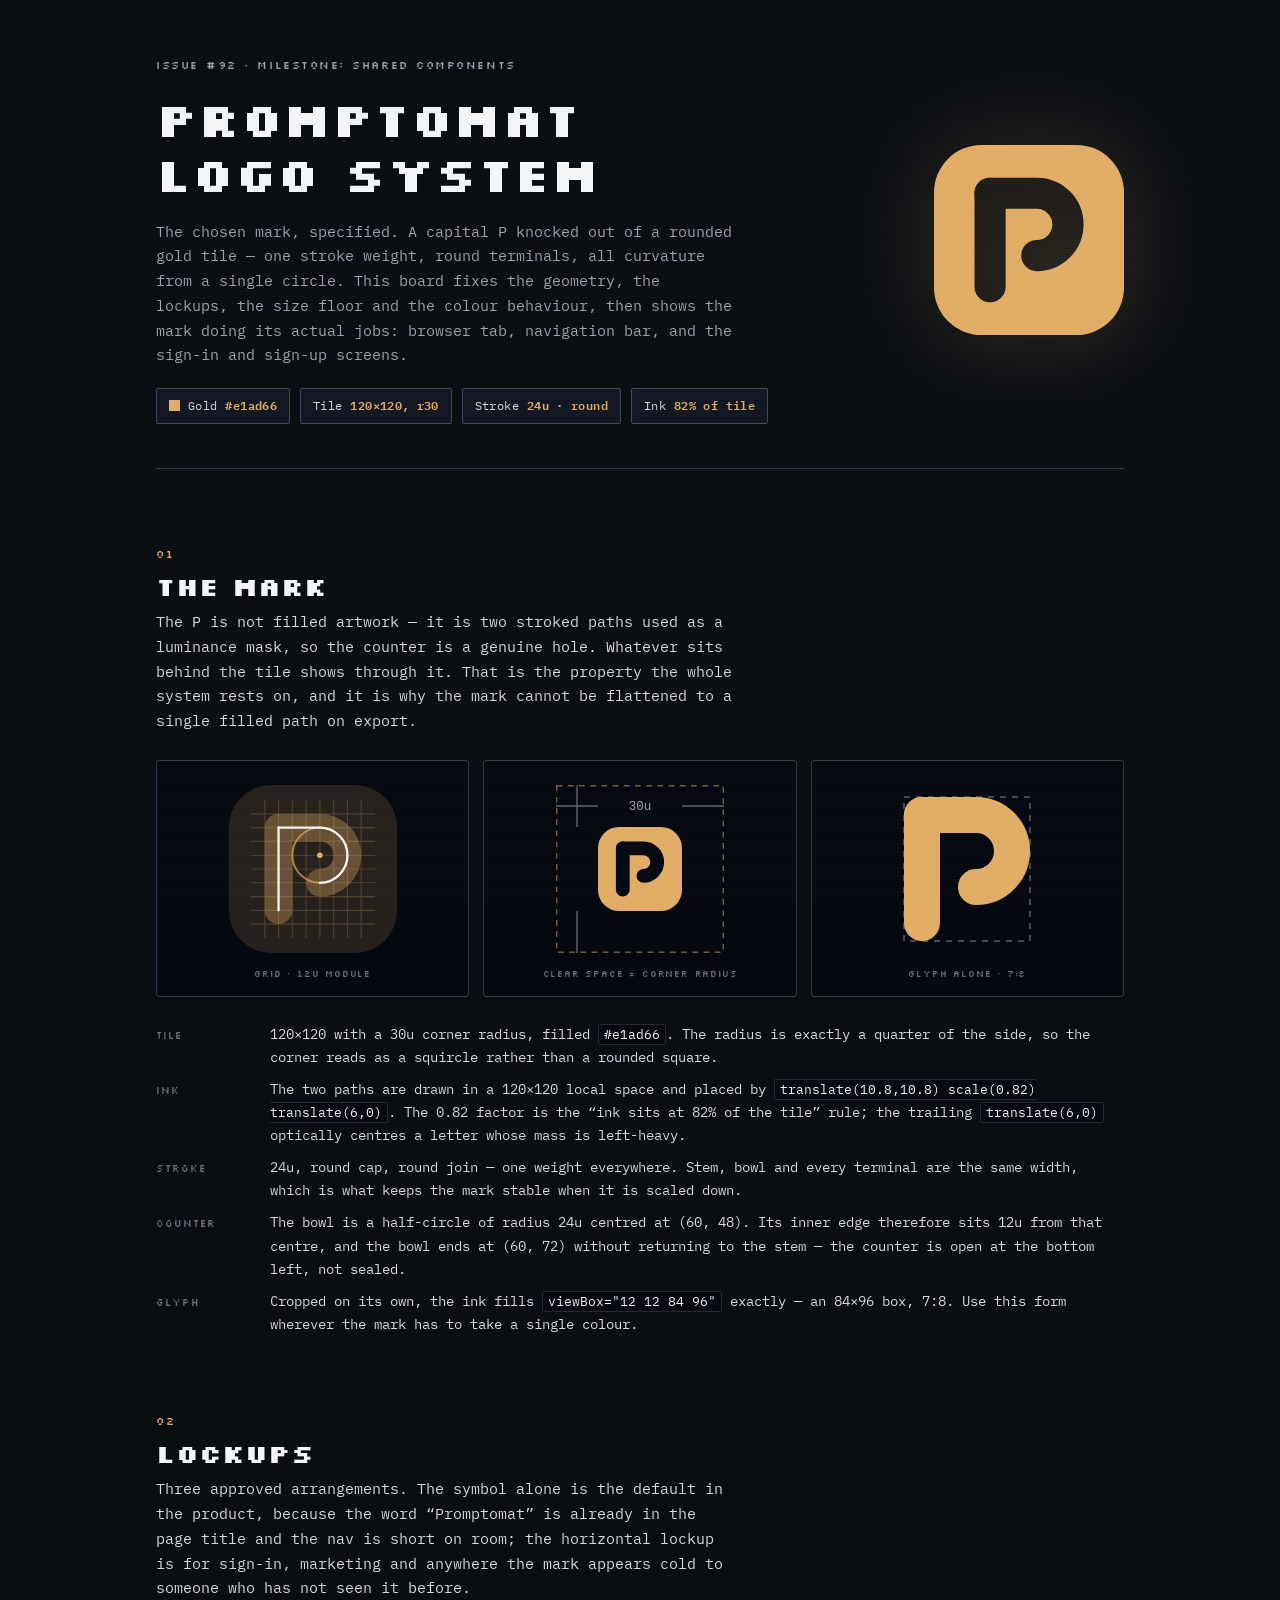
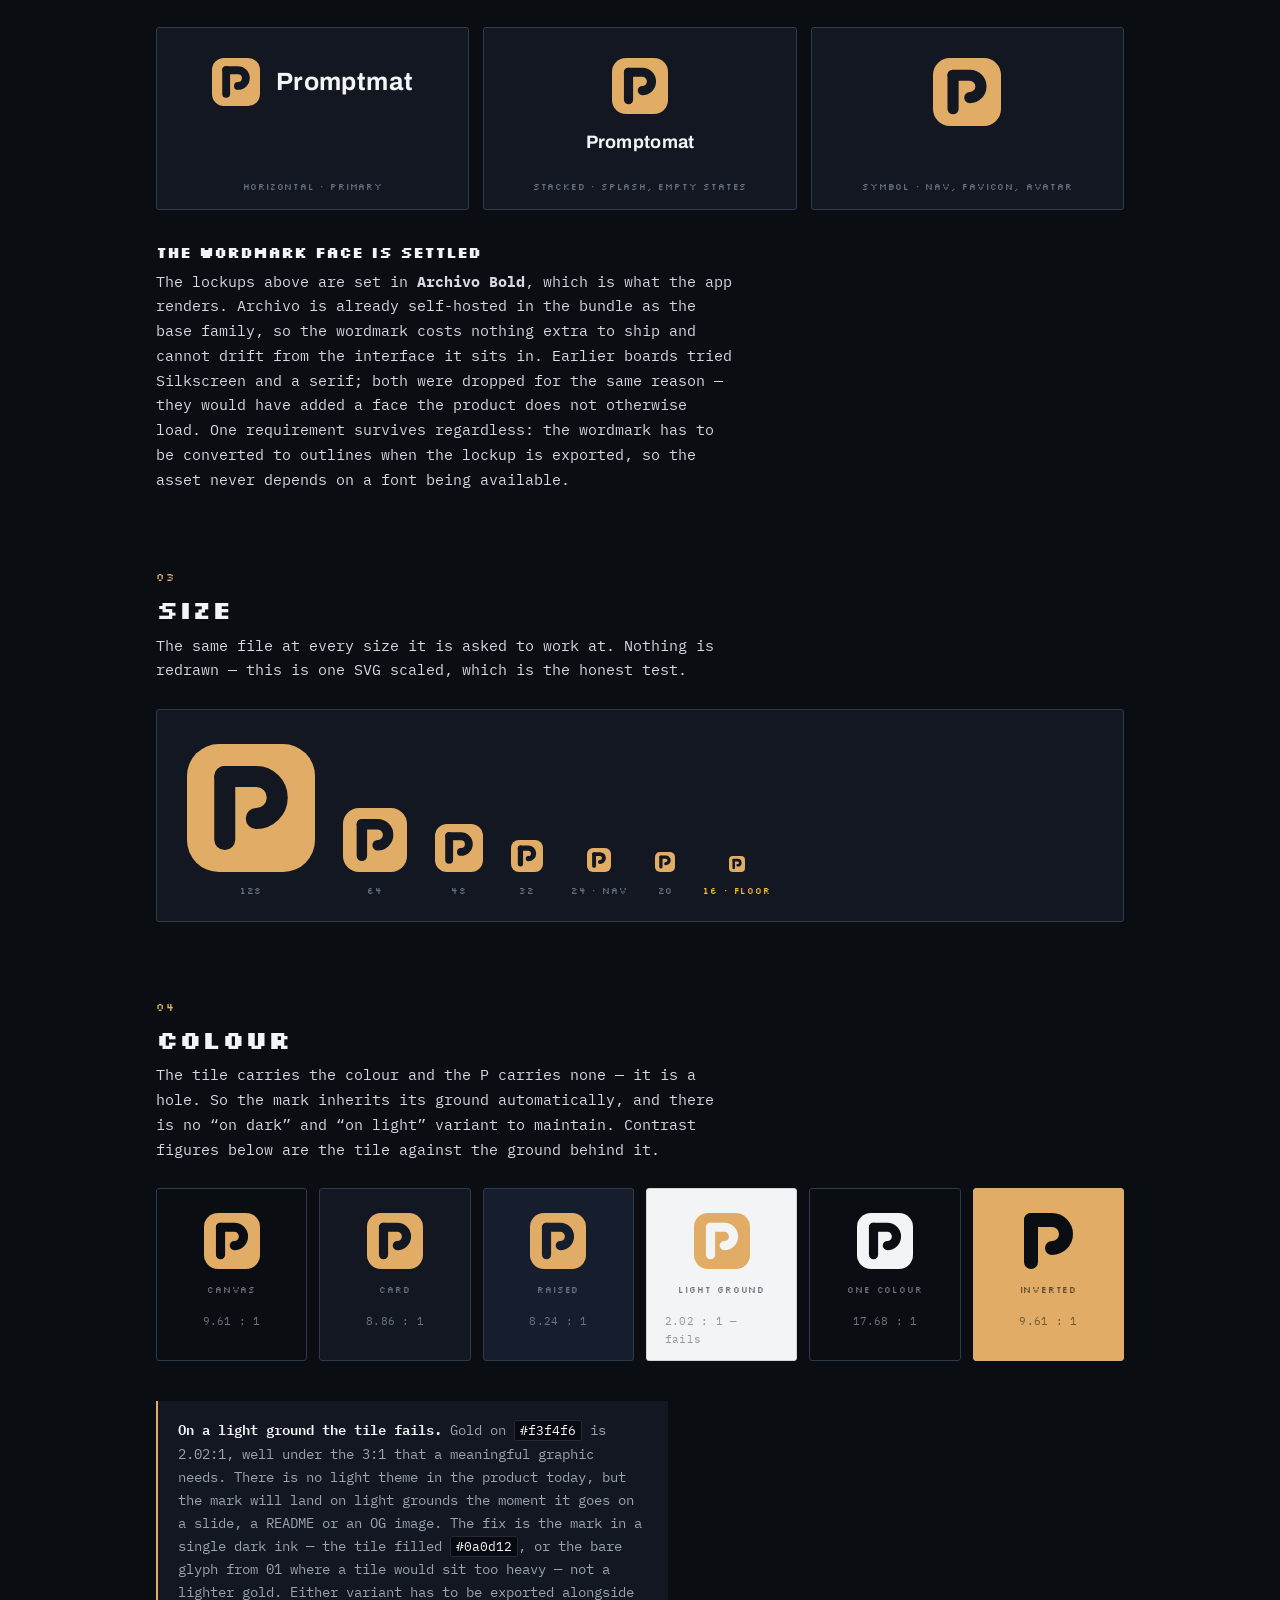
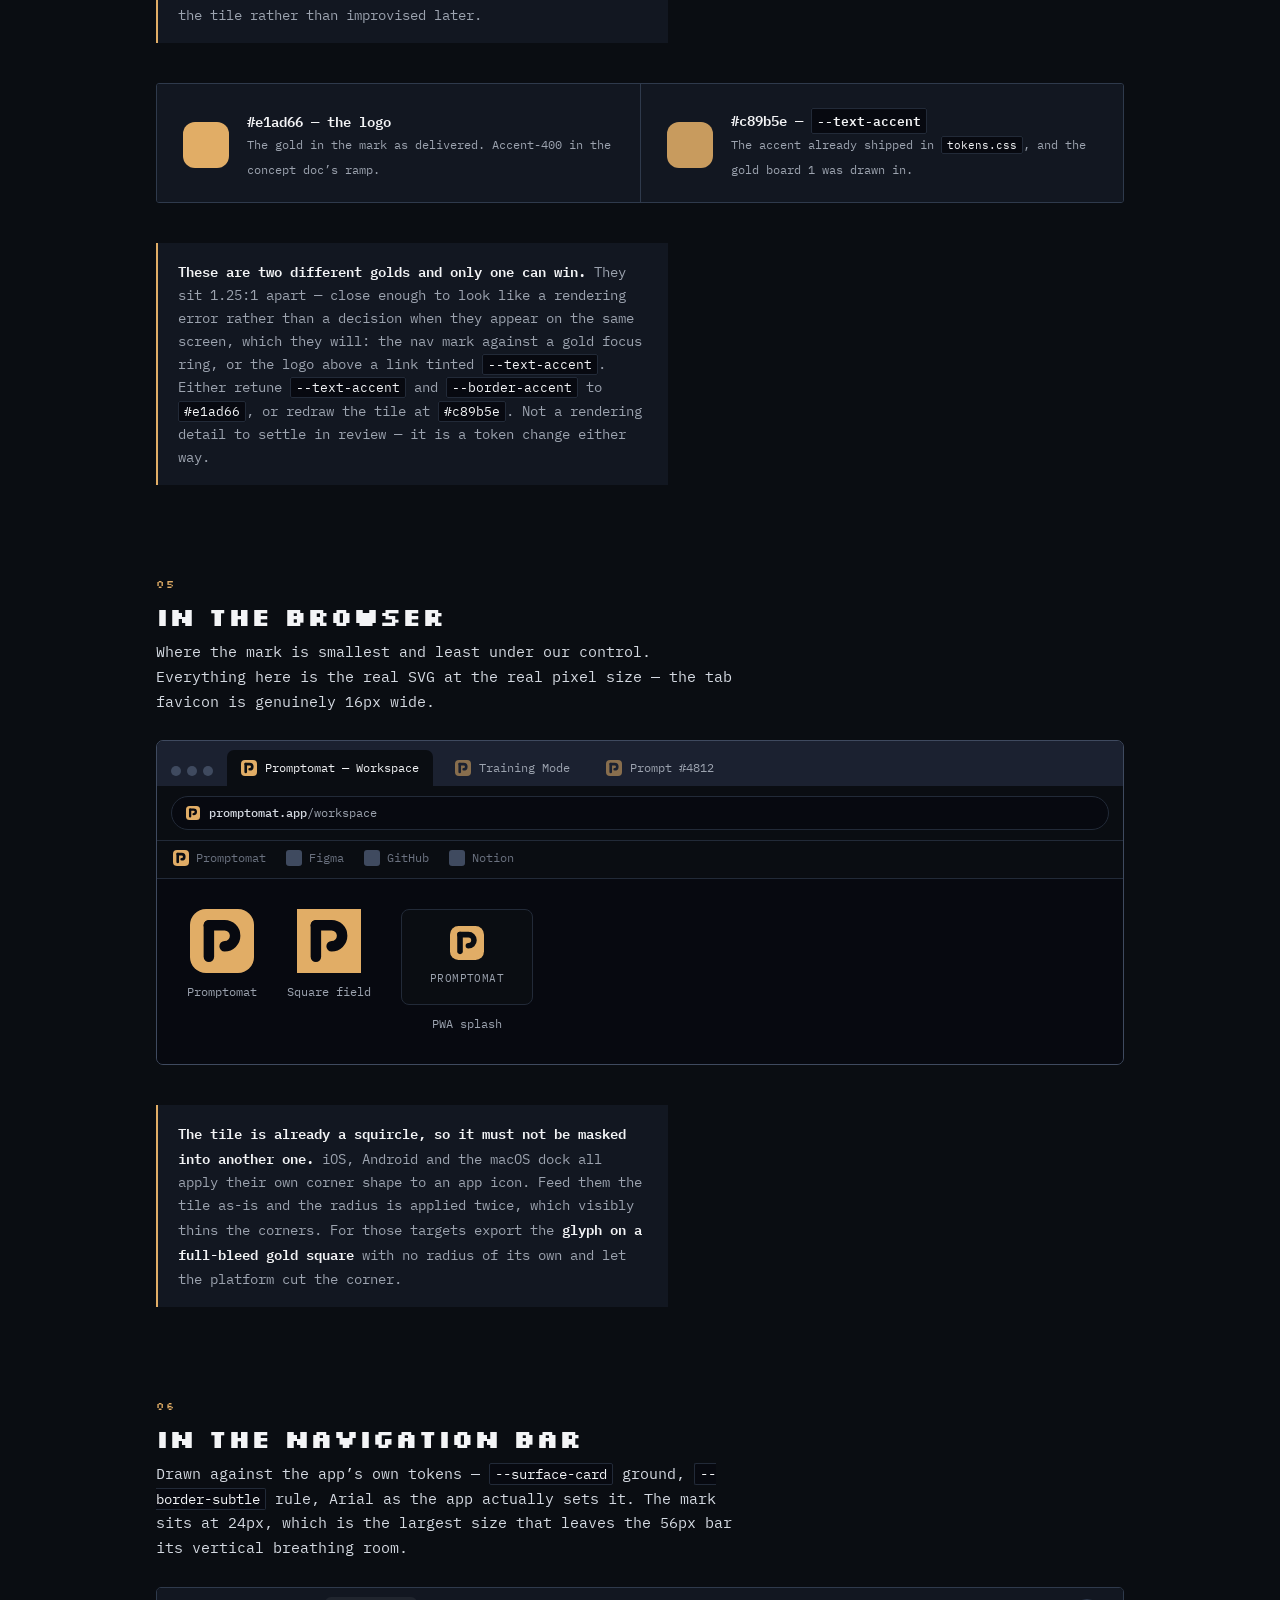
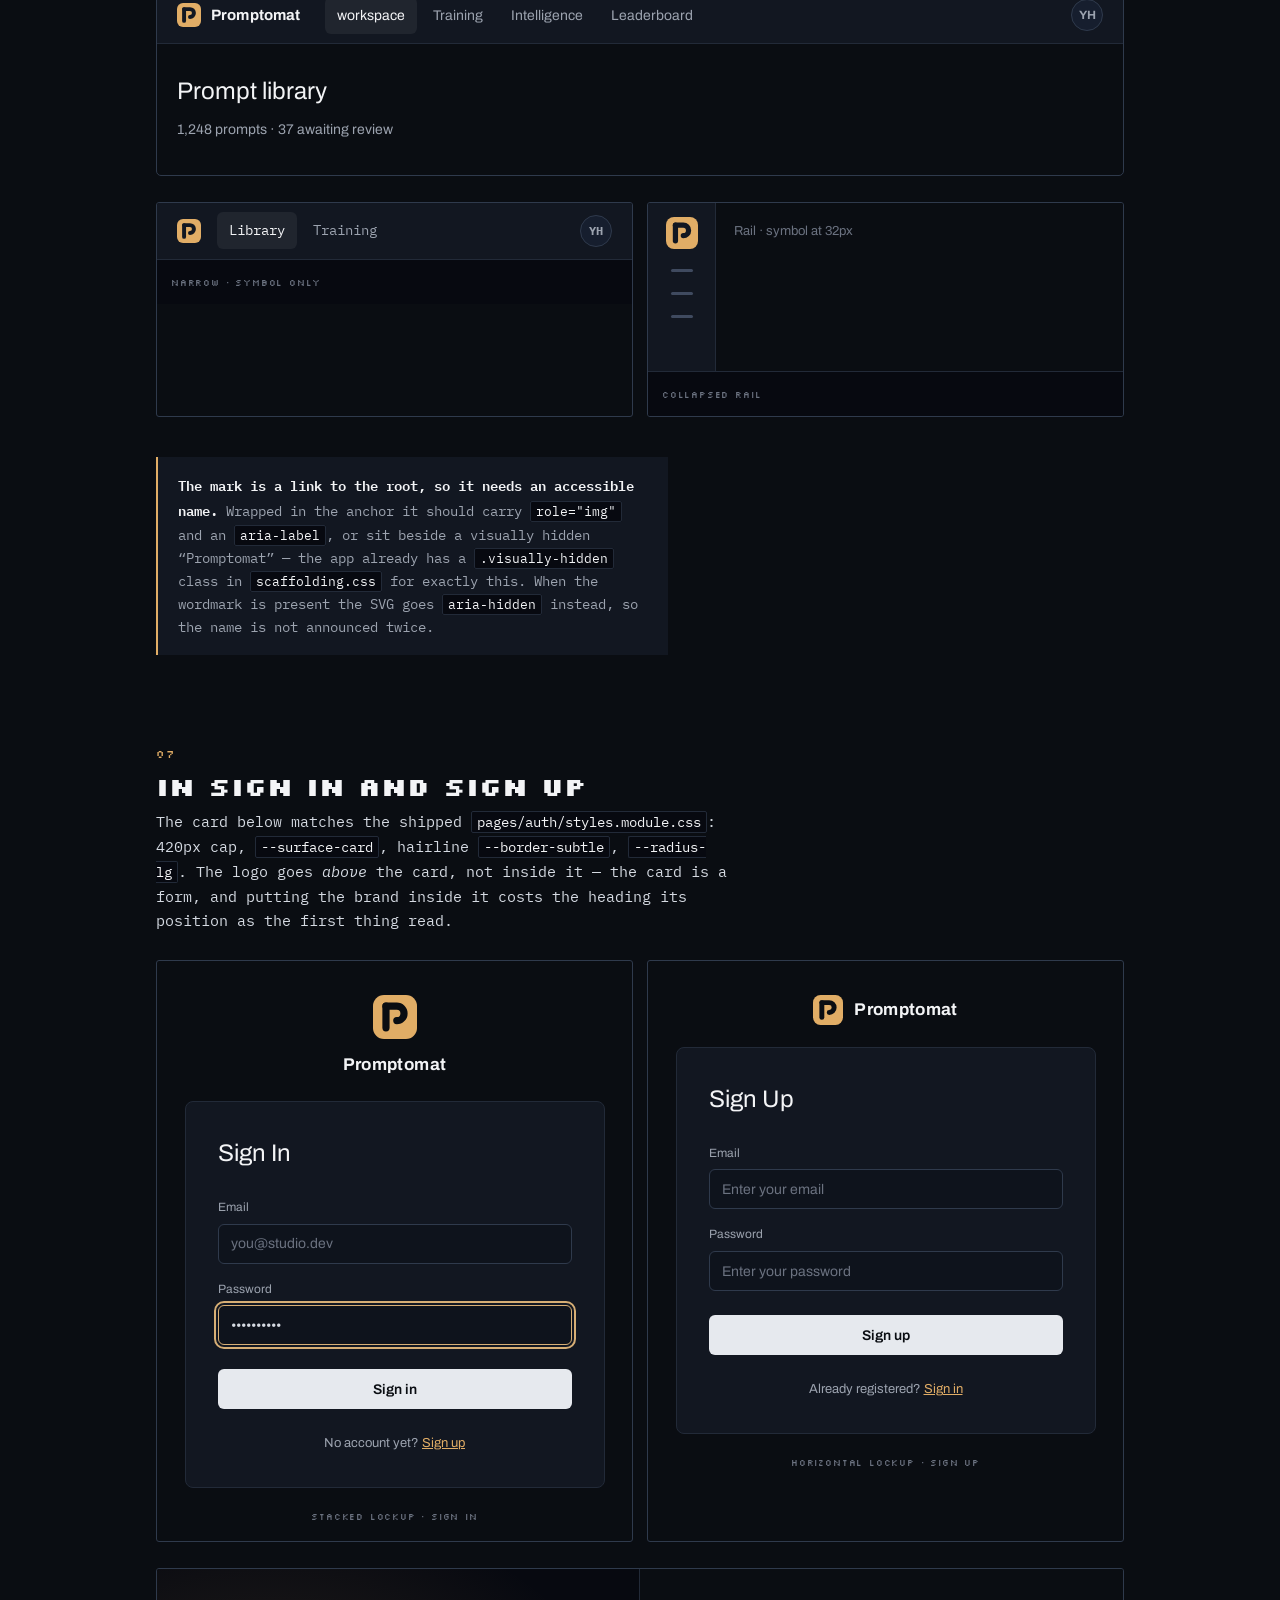
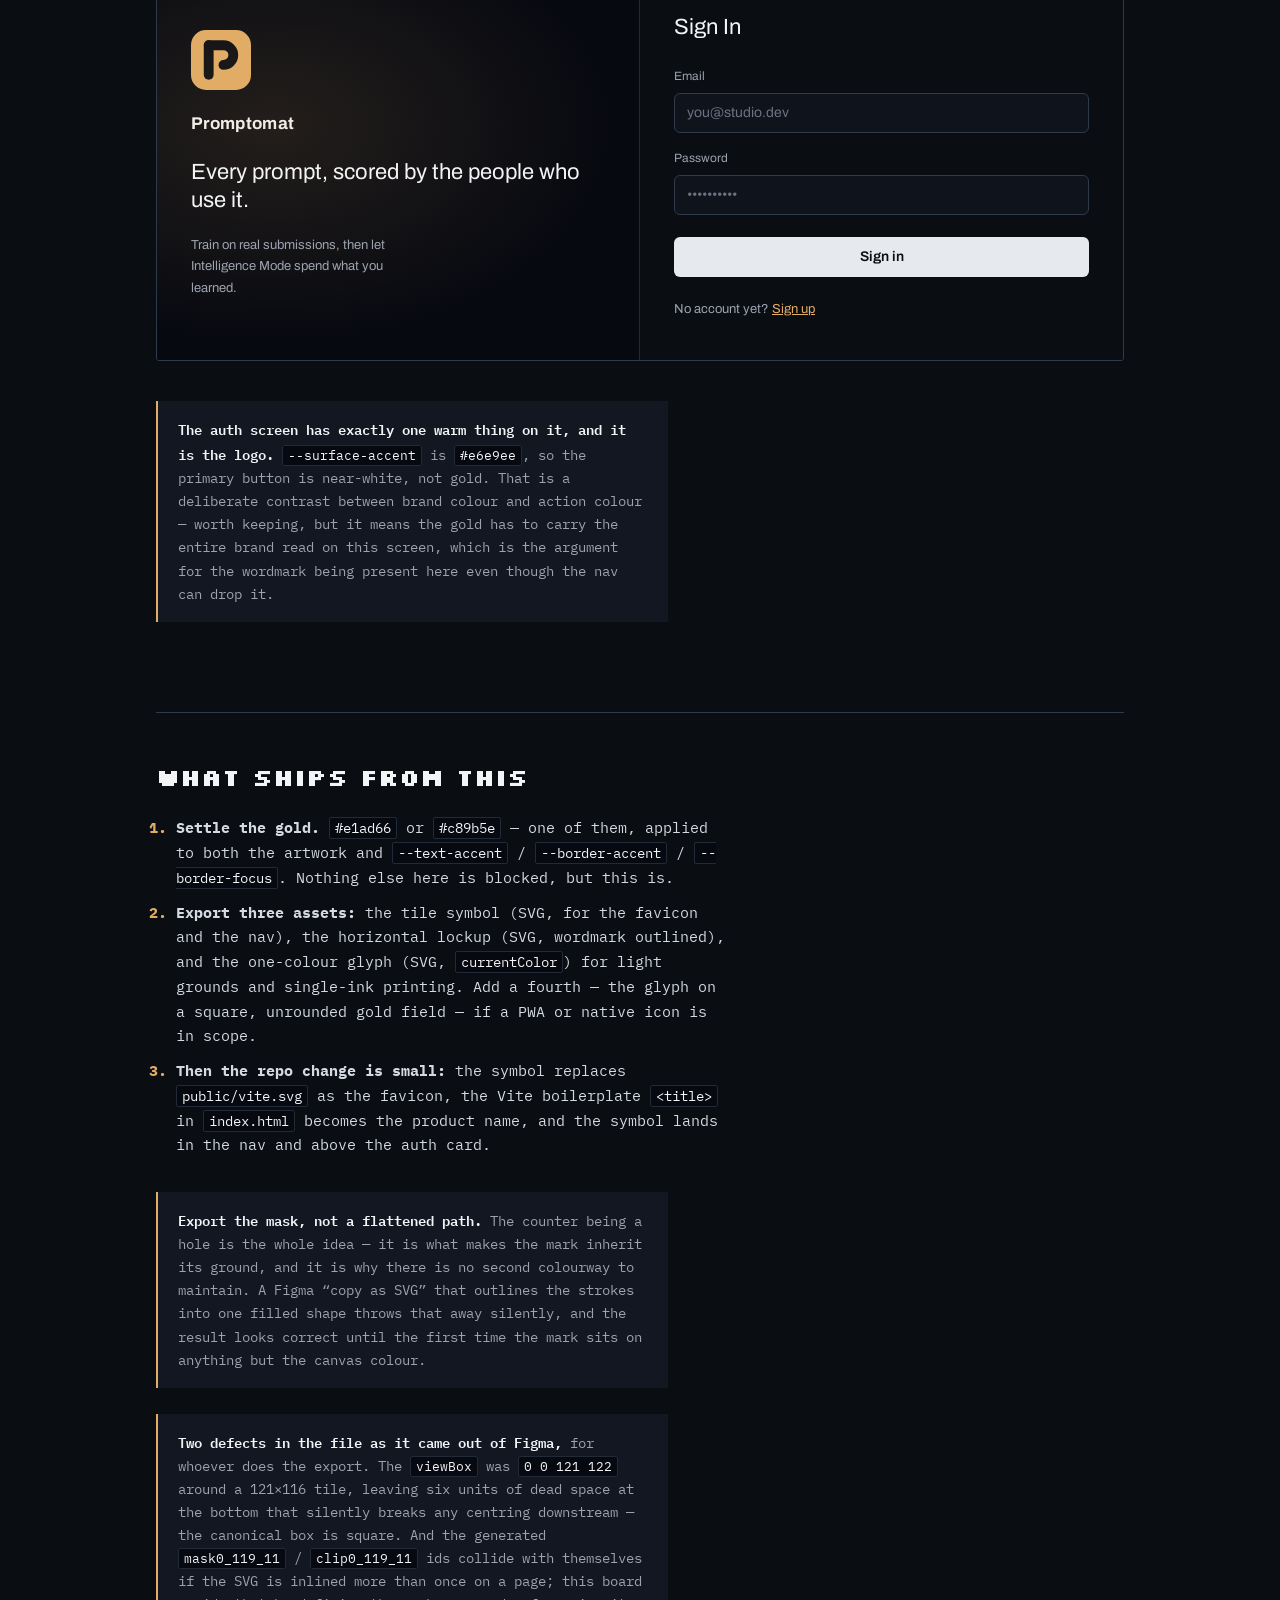
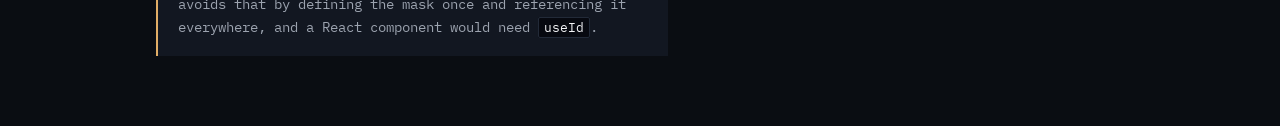
<file: index.html>
<!DOCTYPE html>
<html lang="en">
<head>
<meta charset="utf-8">
<meta name="viewport" content="width=device-width, initial-scale=1">
<title>Promptomat Logo System</title>
<link rel="preconnect" href="https://fonts.googleapis.com">
<link rel="preconnect" href="https://fonts.gstatic.com" crossorigin>
<link rel="stylesheet" href="https://fonts.googleapis.com/css2?family=Archivo:wght@400;500;600;700&family=IBM+Plex+Mono:wght@400;500;600;700&family=Silkscreen:wght@400;700&display=swap">
<link rel="stylesheet" href="./css/main.css">
</head>

<body>
<!-- One mask, defined once, referenced by every instance on the page. -->
<svg width="0" height="0" aria-hidden="true" focusable="false" style="position: absolute">
	<defs>
		<mask id="p-knockout" maskUnits="userSpaceOnUse" x="0" y="0" width="120" height="120">
			<rect width="120" height="120" fill="#fff"></rect>
			<g transform="translate(10.8,10.8) scale(0.82) translate(6,0)" fill="none" stroke="#000" stroke-width="24" stroke-linecap="round" stroke-linejoin="round">
				<path d="M24 24 V96"></path>
				<path d="M24 24 H60 A24 24 0 0 1 60 72"></path>
			</g>
		</mask>
	</defs>
</svg>

<div class="shell">

	<header class="masthead">
		<div class="masthead-copy">
			<p class="eyebrow">Issue #92 &middot; Milestone: Shared components</p>
			<h1>Promptomat Logo System</h1>
			<p>The chosen mark, specified. A capital P knocked out of a rounded gold tile &mdash; one stroke weight, round terminals, all curvature from a single circle. This board fixes the geometry, the lockups, the size floor and the colour behaviour, then shows the mark doing its actual jobs: browser tab, navigation bar, and the sign-in and sign-up screens.</p>
			<div class="locked">
				<span class="chip"><span class="swatch"></span> Gold <b>#e1ad66</b></span>
				<span class="chip">Tile <b>120&times;120, r30</b></span>
				<span class="chip">Stroke <b>24u &middot; round</b></span>
				<span class="chip">Ink <b>82% of tile</b></span>
			</div>
		</div>
		<svg class="mark hero-mark" viewBox="0 0 120 120" role="img" aria-label="Promptomat: a capital P knocked out of a rounded gold tile">
			<rect width="120" height="120" rx="30" fill="var(--tile)" mask="url(#p-knockout)"></rect>
		</svg>
	</header>

	<!-- ═══════════════════ 01 CONSTRUCTION ═══════════════════ -->
	<section class="section">
		<div class="section-head">
			<p class="eyebrow">01</p>
			<h2>The mark</h2>
			<p>The P is not filled artwork &mdash; it is two stroked paths used as a luminance mask, so the counter is a genuine hole. Whatever sits behind the tile shows through it. That is the property the whole system rests on, and it is why the mark cannot be flattened to a single filled path on export.</p>
		</div>

		<div class="construction">
			<div class="plate">
				<svg viewBox="0 0 120 120" role="img" aria-label="Construction: the tile, the 12-unit module grid, the bowl circle and the two stroke centrelines">
					<rect width="120" height="120" rx="30" fill="var(--tile)" opacity="0.14"></rect>
					<g transform="translate(10.8,10.8) scale(0.82) translate(6,0)">
						<g stroke="#e1ad66" stroke-width="1" opacity="0.22">
							<path d="M12 0 V120 M24 0 V120 M36 0 V120 M48 0 V120 M60 0 V120 M72 0 V120 M84 0 V120 M96 0 V120"></path>
							<path d="M0 12 H108 M0 24 H108 M0 36 H108 M0 48 H108 M0 60 H108 M0 72 H108 M0 84 H108 M0 96 H108 M0 108 H108"></path>
						</g>
						<circle cx="60" cy="48" r="24" fill="none" stroke="#e1ad66" stroke-width="1.6" opacity="0.7"></circle>
						<circle cx="60" cy="48" r="2.4" fill="#e1ad66"></circle>
						<g fill="none" stroke="#e1ad66" stroke-width="24" stroke-linecap="round" stroke-linejoin="round" opacity="0.34">
							<path d="M24 24 V96"></path>
							<path d="M24 24 H60 A24 24 0 0 1 60 72"></path>
						</g>
						<g fill="none" stroke="#f3f4f6" stroke-width="2" stroke-linecap="round" stroke-linejoin="round">
							<path d="M24 24 V96"></path>
							<path d="M24 24 H60 A24 24 0 0 1 60 72"></path>
						</g>
					</g>
				</svg>
				<span class="label">Grid &middot; 12u module</span>
			</div>

			<div class="plate">
				<svg viewBox="0 0 120 120" role="img" aria-label="Clear space: a 30 unit margin around the tile on all four sides">
					<rect x="0.5" y="0.5" width="119" height="119" fill="none" stroke="#e1ad66" stroke-width="1" stroke-dasharray="4 4" opacity="0.5"></rect>
					<g transform="translate(30,30) scale(0.5)">
						<rect width="120" height="120" rx="30" fill="var(--tile)" mask="url(#p-knockout)"></rect>
					</g>
					<g stroke="#9ca3af" stroke-width="1" opacity="0.6">
						<path d="M0 15 H30 M90 15 H120 M15 0 V30 M15 90 V120"></path>
					</g>
					<text x="60" y="18" fill="#9ca3af" font-family="monospace" font-size="9" text-anchor="middle">30u</text>
				</svg>
				<span class="label">Clear space = corner radius</span>
			</div>

			<div class="plate">
				<svg viewBox="4 4 100 112" fill="none" role="img" aria-label="The bare P glyph without its tile, in a box its ink fills exactly" style="width: auto; max-width: none; height: 168px; color: var(--brand-gold)">
					<rect x="12" y="12" width="84" height="96" fill="none" stroke="#9ca3af" stroke-width="1" stroke-dasharray="4 4" opacity="0.55"></rect>
					<path d="M24 24 V96" stroke="currentColor" stroke-width="24" stroke-linecap="round"></path>
					<path d="M24 24 H60 A24 24 0 0 1 60 72" stroke="currentColor" stroke-width="24" stroke-linecap="round" stroke-linejoin="round"></path>
				</svg>
				<span class="label">Glyph alone &middot; 7:8</span>
			</div>
		</div>

		<dl class="spec">
			<dt>Tile</dt>
			<dd>120&times;120 with a 30u corner radius, filled <code>#e1ad66</code>. The radius is exactly a quarter of the side, so the corner reads as a squircle rather than a rounded square.</dd>
			<dt>Ink</dt>
			<dd>The two paths are drawn in a 120&times;120 local space and placed by <code>translate(10.8,10.8) scale(0.82) translate(6,0)</code>. The 0.82 factor is the &ldquo;ink sits at 82% of the tile&rdquo; rule; the trailing <code>translate(6,0)</code> optically centres a letter whose mass is left-heavy.</dd>
			<dt>Stroke</dt>
			<dd>24u, round cap, round join &mdash; one weight everywhere. Stem, bowl and every terminal are the same width, which is what keeps the mark stable when it is scaled down.</dd>
			<dt>Counter</dt>
			<dd>The bowl is a half-circle of radius 24u centred at (60,&nbsp;48). Its inner edge therefore sits 12u from that centre, and the bowl ends at (60,&nbsp;72) without returning to the stem &mdash; the counter is open at the bottom left, not sealed.</dd>
			<dt>Glyph</dt>
			<dd>Cropped on its own, the ink fills <code>viewBox="12 12 84 96"</code> exactly &mdash; an 84&times;96 box, 7:8. Use this form wherever the mark has to take a single colour.</dd>
		</dl>
	</section>

	<!-- ═══════════════════ 02 LOCKUPS ═══════════════════ -->
	<section class="section">
		<div class="section-head">
			<p class="eyebrow">02</p>
			<h2>Lockups</h2>
			<p>Three approved arrangements. The symbol alone is the default in the product, because the word &ldquo;Promptomat&rdquo; is already in the page title and the nav is short on room; the horizontal lockup is for sign-in, marketing and anywhere the mark appears cold to someone who has not seen it before.</p>
		</div>

		<div class="lockup-grid">
			<div class="lockup-cell">
				<div class="lockup-h">
					<svg class="mark" viewBox="0 0 120 120" aria-hidden="true"><rect width="120" height="120" rx="30" fill="var(--tile)" mask="url(#p-knockout)"></rect></svg>
					<span class="wordmark">Promptmat</span>
				</div>
				<span class="label">Horizontal &middot; primary</span>
			</div>

			<div class="lockup-cell">
				<div class="lockup-v">
					<svg class="mark" viewBox="0 0 120 120" aria-hidden="true"><rect width="120" height="120" rx="30" fill="var(--tile)" mask="url(#p-knockout)"></rect></svg>
					<span class="wordmark wordmark-sm">Promptomat</span>
				</div>
				<span class="label">Stacked &middot; splash, empty states</span>
			</div>

			<div class="lockup-cell">
				<svg class="mark" viewBox="0 0 120 120" aria-hidden="true" style="width: 68px"><rect width="120" height="120" rx="30" fill="var(--tile)" mask="url(#p-knockout)"></rect></svg>
				<span class="label">Symbol &middot; nav, favicon, avatar</span>
			</div>
		</div>

		<div class="section-head" style="margin-top: 8px">
			<h2 style="font-size: 15px">The wordmark face is settled</h2>
			<p>The lockups above are set in <b>Archivo Bold</b>, which is what the app renders. Archivo is already self-hosted in the bundle as the base family, so the wordmark costs nothing extra to ship and cannot drift from the interface it sits in. Earlier boards tried Silkscreen and a serif; both were dropped for the same reason &mdash; they would have added a face the product does not otherwise load. One requirement survives regardless: the wordmark has to be converted to outlines when the lockup is exported, so the asset never depends on a font being available.</p>
		</div>

	</section>

	<!-- ═══════════════════ 03 SIZE ═══════════════════ -->
	<section class="section">
		<div class="section-head">
			<p class="eyebrow">03</p>
			<h2>Size</h2>
			<p>The same file at every size it is asked to work at. Nothing is redrawn &mdash; this is one SVG scaled, which is the honest test.</p>
		</div>

		<div class="panel">
			<div class="size-strip">
				<div class="size-cell">
					<svg class="mark s128" viewBox="0 0 120 120" aria-hidden="true"><rect width="120" height="120" rx="30" fill="var(--tile)" mask="url(#p-knockout)"></rect></svg>
					<span class="label">128</span>
				</div>
				<div class="size-cell">
					<svg class="mark s64" viewBox="0 0 120 120" aria-hidden="true"><rect width="120" height="120" rx="30" fill="var(--tile)" mask="url(#p-knockout)"></rect></svg>
					<span class="label">64</span>
				</div>
				<div class="size-cell">
					<svg class="mark s48" viewBox="0 0 120 120" aria-hidden="true"><rect width="120" height="120" rx="30" fill="var(--tile)" mask="url(#p-knockout)"></rect></svg>
					<span class="label">48</span>
				</div>
				<div class="size-cell">
					<svg class="mark s32" viewBox="0 0 120 120" aria-hidden="true"><rect width="120" height="120" rx="30" fill="var(--tile)" mask="url(#p-knockout)"></rect></svg>
					<span class="label">32</span>
				</div>
				<div class="size-cell">
					<svg class="mark s24" viewBox="0 0 120 120" aria-hidden="true"><rect width="120" height="120" rx="30" fill="var(--tile)" mask="url(#p-knockout)"></rect></svg>
					<span class="label">24 &middot; nav</span>
				</div>
				<div class="size-cell">
					<svg class="mark s20" viewBox="0 0 120 120" aria-hidden="true"><rect width="120" height="120" rx="30" fill="var(--tile)" mask="url(#p-knockout)"></rect></svg>
					<span class="label">20</span>
				</div>
				<div class="size-cell marginal">
					<svg class="mark s16" viewBox="0 0 120 120" aria-hidden="true"><rect width="120" height="120" rx="30" fill="var(--tile)" mask="url(#p-knockout)"></rect></svg>
					<span class="label">16 &middot; floor</span>
				</div>
			</div>
		</div>
	</section>

	<!-- ═══════════════════ 04 COLOUR ═══════════════════ -->
	<section class="section">
		<div class="section-head">
			<p class="eyebrow">04</p>
			<h2>Colour</h2>
			<p>The tile carries the colour and the P carries none &mdash; it is a hole. So the mark inherits its ground automatically, and there is no &ldquo;on dark&rdquo; and &ldquo;on light&rdquo; variant to maintain. Contrast figures below are the tile against the ground behind it.</p>
		</div>

		<div class="colour-grid">
			<div class="colour-cell on-canvas">
				<svg class="mark" viewBox="0 0 120 120" aria-hidden="true"><rect width="120" height="120" rx="30" fill="var(--tile)" mask="url(#p-knockout)"></rect></svg>
				<span class="label">Canvas</span>
				<span class="ratio">9.61 : 1</span>
			</div>
			<div class="colour-cell on-card">
				<svg class="mark" viewBox="0 0 120 120" aria-hidden="true"><rect width="120" height="120" rx="30" fill="var(--tile)" mask="url(#p-knockout)"></rect></svg>
				<span class="label">Card</span>
				<span class="ratio">8.86 : 1</span>
			</div>
			<div class="colour-cell on-raised">
				<svg class="mark" viewBox="0 0 120 120" aria-hidden="true"><rect width="120" height="120" rx="30" fill="var(--tile)" mask="url(#p-knockout)"></rect></svg>
				<span class="label">Raised</span>
				<span class="ratio">8.24 : 1</span>
			</div>
			<div class="colour-cell on-light">
				<svg class="mark" viewBox="0 0 120 120" aria-hidden="true"><rect width="120" height="120" rx="30" fill="var(--tile)" mask="url(#p-knockout)"></rect></svg>
				<span class="label">Light ground</span>
				<span class="ratio">2.02 : 1 &mdash; fails</span>
			</div>
			<div class="colour-cell on-canvas">
				<svg class="mark" viewBox="0 0 120 120" aria-hidden="true" style="--tile: var(--ink-strong)"><rect width="120" height="120" rx="30" fill="var(--tile)" mask="url(#p-knockout)"></rect></svg>
				<span class="label">One colour</span>
				<span class="ratio">17.68 : 1</span>
			</div>
			<div class="colour-cell on-gold">
				<div class="glyph-box mono-dark">
					<svg class="glyph" viewBox="12 12 84 96" fill="none" aria-hidden="true"><path d="M24 24 V96" stroke="currentColor" stroke-width="24" stroke-linecap="round"></path><path d="M24 24 H60 A24 24 0 0 1 60 72" stroke="currentColor" stroke-width="24" stroke-linecap="round" stroke-linejoin="round"></path></svg>
				</div>
				<span class="label">Inverted</span>
				<span class="ratio">9.61 : 1</span>
			</div>
		</div>

		<p class="note"><b>On a light ground the tile fails.</b> Gold on <code>#f3f4f6</code> is 2.02:1, well under the 3:1 that a meaningful graphic needs. There is no light theme in the product today, but the mark will land on light grounds the moment it goes on a slide, a README or an OG image. The fix is the mark in a single dark ink &mdash; the tile filled <code>#0a0d12</code>, or the bare glyph from 01 where a tile would sit too heavy &mdash; not a lighter gold. Either variant has to be exported alongside the tile rather than improvised later.</p>

		<div class="gold-clash">
			<div class="gold-half">
				<span class="gold-chip gold-chip-brand"></span>
				<div>
					<b>#e1ad66 &mdash; the logo</b>
					<small>The gold in the mark as delivered. Accent-400 in the concept doc&rsquo;s ramp.</small>
				</div>
			</div>
			<div class="gold-half">
				<span class="gold-chip gold-chip-token"></span>
				<div>
					<b>#c89b5e &mdash; <code>--text-accent</code></b>
					<small>The accent already shipped in <code>tokens.css</code>, and the gold board 1 was drawn in.</small>
				</div>
			</div>
		</div>

		<p class="note"><b>These are two different golds and only one can win.</b> They sit 1.25:1 apart &mdash; close enough to look like a rendering error rather than a decision when they appear on the same screen, which they will: the nav mark against a gold focus ring, or the logo above a link tinted <code>--text-accent</code>. Either retune <code>--text-accent</code> and <code>--border-accent</code> to <code>#e1ad66</code>, or redraw the tile at <code>#c89b5e</code>. Not a rendering detail to settle in review &mdash; it is a token change either way.</p>
	</section>

	<!-- ═══════════════════ 05 BROWSER ═══════════════════ -->
	<section class="section">
		<div class="section-head">
			<p class="eyebrow">05</p>
			<h2>In the browser</h2>
			<p>Where the mark is smallest and least under our control. Everything here is the real SVG at the real pixel size &mdash; the tab favicon is genuinely 16px wide.</p>
		</div>

		<div class="browser">
			<div class="browser-bar">
				<div class="traffic"><i></i><i></i><i></i></div>
				<div class="tab tab-active">
					<svg class="mark" viewBox="0 0 120 120" aria-hidden="true"><rect width="120" height="120" rx="30" fill="var(--tile)" mask="url(#p-knockout)"></rect></svg>
					<span class="tab-title">Promptomat &mdash; Workspace</span>
				</div>
				<div class="tab tab-dim">
					<svg class="mark" viewBox="0 0 120 120" aria-hidden="true"><rect width="120" height="120" rx="30" fill="var(--tile)" mask="url(#p-knockout)"></rect></svg>
					<span class="tab-title">Training Mode</span>
				</div>
				<div class="tab tab-dim">
					<svg class="mark" viewBox="0 0 120 120" aria-hidden="true"><rect width="120" height="120" rx="30" fill="var(--tile)" mask="url(#p-knockout)"></rect></svg>
					<span class="tab-title">Prompt #4812</span>
				</div>
			</div>

			<div class="omnibox">
				<div class="url">
					<svg class="mark" viewBox="0 0 120 120" aria-hidden="true"><rect width="120" height="120" rx="30" fill="var(--tile)" mask="url(#p-knockout)"></rect></svg>
					<span><b>promptomat.app</b>/workspace</span>
				</div>
			</div>

			<div class="bookmarks">
				<span class="bookmark">
					<svg class="mark" viewBox="0 0 120 120" aria-hidden="true"><rect width="120" height="120" rx="30" fill="var(--tile)" mask="url(#p-knockout)"></rect></svg>
					Promptomat
				</span>
				<span class="bookmark bookmark-generic"><i></i> Figma</span>
				<span class="bookmark bookmark-generic"><i></i> GitHub</span>
				<span class="bookmark bookmark-generic"><i></i> Notion</span>
			</div>

			<div class="desktop-icons">
				<div class="desktop-icon">
					<svg class="mark" viewBox="0 0 120 120" aria-hidden="true"><rect width="120" height="120" rx="30" fill="var(--tile)" mask="url(#p-knockout)"></rect></svg>
					Promptomat
				</div>
				<div class="desktop-icon">
					<svg class="mark" viewBox="0 0 120 120" aria-hidden="true"><rect width="120" height="120" fill="var(--tile)" mask="url(#p-knockout)"></rect></svg>
					Square field
				</div>
				<div class="desktop-icon">
					<div class="pwa-splash">
						<svg class="mark" viewBox="0 0 120 120" aria-hidden="true"><rect width="120" height="120" rx="30" fill="var(--tile)" mask="url(#p-knockout)"></rect></svg>
						<span>PROMPTOMAT</span>
					</div>
					PWA splash
				</div>
			</div>
		</div>

		<p class="note"><b>The tile is already a squircle, so it must not be masked into another one.</b> iOS, Android and the macOS dock all apply their own corner shape to an app icon. Feed them the tile as-is and the radius is applied twice, which visibly thins the corners. For those targets export the <b>glyph on a full-bleed gold square</b> with no radius of its own and let the platform cut the corner.</p>
	</section>

	<!-- ═══════════════════ 06 NAVIGATION ═══════════════════ -->
	<section class="section">
		<div class="section-head">
			<p class="eyebrow">06</p>
			<h2>In the navigation bar</h2>
			<p>Drawn against the app&rsquo;s own tokens &mdash; <code>--surface-card</code> ground, <code>--border-subtle</code> rule, Arial as the app actually sets it. The mark sits at 24px, which is the largest size that leaves the 56px bar its vertical breathing room.</p>
		</div>

		<div class="app-frame">
			<nav class="app-nav">
				<div class="nav-brand">
					<svg class="mark" viewBox="0 0 120 120" aria-hidden="true"><rect width="120" height="120" rx="30" fill="var(--tile)" mask="url(#p-knockout)"></rect></svg>
					<span class="nav-name">Promptomat</span>
				</div>
				<div class="nav-links">
					<span class="nav-link nav-link-active">workspace</span>
					<span class="nav-link">Training</span>
					<span class="nav-link">Intelligence</span>
					<span class="nav-link">Leaderboard</span>
				</div>
				<div class="nav-tail">
					<span class="avatar">YH</span>
				</div>
			</nav>
			<div class="app-body">
				<h3>Prompt library</h3>
				<p>1,248 prompts &middot; 37 awaiting review</p>
			</div>
		</div>

		<div class="nav-variants">
			<div class="nav-variant">
				<nav class="app-nav nav-compact" style="gap: 16px">
					<div class="nav-brand">
						<svg class="mark" viewBox="0 0 120 120" aria-hidden="true"><rect width="120" height="120" rx="30" fill="var(--tile)" mask="url(#p-knockout)"></rect></svg>
					</div>
					<div class="nav-links">
						<span class="nav-link nav-link-active">Library</span>
						<span class="nav-link">Training</span>
					</div>
					<div class="nav-tail"><span class="avatar">YH</span></div>
				</nav>
				<footer><span class="label">Narrow &middot; symbol only</span></footer>
			</div>

			<div class="nav-variant">
				<div class="sidebar-demo">
					<div class="sidebar">
						<svg class="mark" viewBox="0 0 120 120" aria-hidden="true"><rect width="120" height="120" rx="30" fill="var(--tile)" mask="url(#p-knockout)"></rect></svg>
						<i></i><i></i><i></i>
					</div>
					<div class="sidebar-body">Rail &middot; symbol at 32px</div>
				</div>
				<footer><span class="label">Collapsed rail</span></footer>
			</div>
		</div>

		<p class="note"><b>The mark is a link to the root, so it needs an accessible name.</b> Wrapped in the anchor it should carry <code>role="img"</code> and an <code>aria-label</code>, or sit beside a visually hidden &ldquo;Promptomat&rdquo; &mdash; the app already has a <code>.visually-hidden</code> class in <code>scaffolding.css</code> for exactly this. When the wordmark is present the SVG goes <code>aria-hidden</code> instead, so the name is not announced twice.</p>
	</section>

	<!-- ═══════════════════ 07 AUTH ═══════════════════ -->
	<section class="section">
		<div class="section-head">
			<p class="eyebrow">07</p>
			<h2>In sign in and sign up</h2>
			<p>The card below matches the shipped <code>pages/auth/styles.module.css</code>: 420px cap, <code>--surface-card</code>, hairline <code>--border-subtle</code>, <code>--radius-lg</code>. The logo goes <em>above</em> the card, not inside it &mdash; the card is a form, and putting the brand inside it costs the heading its position as the first thing read.</p>
		</div>

		<div class="auth-grid">
			<div class="auth-stage">
				<div class="auth-brand">
					<svg class="mark" viewBox="0 0 120 120" aria-hidden="true"><rect width="120" height="120" rx="30" fill="var(--tile)" mask="url(#p-knockout)"></rect></svg>
					<span class="auth-brand-name">Promptomat</span>
				</div>
				<div class="auth-card">
					<h4>Sign In</h4>
					<div class="auth-fields">
						<div class="field">
							<span>Email</span>
							<i>you@studio.dev</i>
						</div>
						<div class="field field-focus">
							<span>Password</span>
							<i>••••••••••</i>
						</div>
					</div>
					<div class="btn-primary">Sign in</div>
					<p class="auth-foot">No account yet? <a href="#7">Sign up</a></p>
				</div>
				<span class="label">Stacked lockup &middot; sign in</span>
			</div>

			<div class="auth-stage">
				<div class="auth-brand-row">
					<svg class="mark" viewBox="0 0 120 120" aria-hidden="true"><rect width="120" height="120" rx="30" fill="var(--tile)" mask="url(#p-knockout)"></rect></svg>
					<span class="auth-brand-name">Promptomat</span>
				</div>
				<div class="auth-card">
					<h4>Sign Up</h4>
					<div class="auth-fields">
						<div class="field">
							<span>Email</span>
							<i>Enter your email</i>
						</div>
						<div class="field">
							<span>Password</span>
							<i>Enter your password</i>
						</div>
					</div>
					<div class="btn-primary">Sign up</div>
					<p class="auth-foot">Already registered? <a href="#7">Sign in</a></p>
				</div>
				<span class="label">Horizontal lockup &middot; sign up</span>
			</div>
		</div>

		<div class="split-stage">
			<div class="split-brand">
				<svg class="mark" viewBox="0 0 120 120" aria-hidden="true"><rect width="120" height="120" rx="30" fill="var(--tile)" mask="url(#p-knockout)"></rect></svg>
				<span class="auth-brand-name">Promptomat</span>
				<h5>Every prompt, scored by the people who use it.</h5>
				<p>Train on real submissions, then let Intelligence Mode spend what you learned.</p>
			</div>
			<div class="split-form">
				<h4 style="margin: 0; font-size: 22px; font-weight: 400; color: var(--ink-strong)">Sign In</h4>
				<div class="auth-fields">
					<div class="field"><span>Email</span><i>you@studio.dev</i></div>
					<div class="field"><span>Password</span><i>••••••••••</i></div>
				</div>
				<div class="btn-primary">Sign in</div>
				<p class="auth-foot" style="align-self: flex-start">No account yet? <a href="#7">Sign up</a></p>
			</div>
		</div>

		<p class="note"><b>The auth screen has exactly one warm thing on it, and it is the logo.</b> <code>--surface-accent</code> is <code>#e6e9ee</code>, so the primary button is near-white, not gold. That is a deliberate contrast between brand colour and action colour &mdash; worth keeping, but it means the gold has to carry the entire brand read on this screen, which is the argument for the wordmark being present here even though the nav can drop it.</p>
	</section>

	<!-- ═══════════════════ CLOSING ═══════════════════ -->
	<footer class="closing">
		<h2>What ships from this</h2>
		<ol>
			<li><b>Settle the gold.</b> <code>#e1ad66</code> or <code>#c89b5e</code> &mdash; one of them, applied to both the artwork and <code>--text-accent</code> / <code>--border-accent</code> / <code>--border-focus</code>. Nothing else here is blocked, but this is.</li>
			<li><b>Export three assets:</b> the tile symbol (SVG, for the favicon and the nav), the horizontal lockup (SVG, wordmark outlined), and the one-colour glyph (SVG, <code>currentColor</code>) for light grounds and single-ink printing. Add a fourth &mdash; the glyph on a square, unrounded gold field &mdash; if a PWA or native icon is in scope.</li>
			<li><b>Then the repo change is small:</b> the symbol replaces <code>public/vite.svg</code> as the favicon, the Vite boilerplate <code>&lt;title&gt;</code> in <code>index.html</code> becomes the product name, and the symbol lands in the nav and above the auth card.</li>
		</ol>

		<p class="note"><b>Export the mask, not a flattened path.</b> The counter being a hole is the whole idea &mdash; it is what makes the mark inherit its ground, and it is why there is no second colourway to maintain. A Figma &ldquo;copy as SVG&rdquo; that outlines the strokes into one filled shape throws that away silently, and the result looks correct until the first time the mark sits on anything but the canvas colour.</p>

		<p class="note"><b>Two defects in the file as it came out of Figma,</b> for whoever does the export. The <code>viewBox</code> was <code>0 0 121 122</code> around a 121&times;116 tile, leaving six units of dead space at the bottom that silently breaks any centring downstream &mdash; the canonical box is square. And the generated <code>mask0_119_11</code> / <code>clip0_119_11</code> ids collide with themselves if the SVG is inlined more than once on a page; this board avoids that by defining the mask once and referencing it everywhere, and a React component would need <code>useId</code>.</p>
	</footer>

</div>

</body>
</html>
</file>
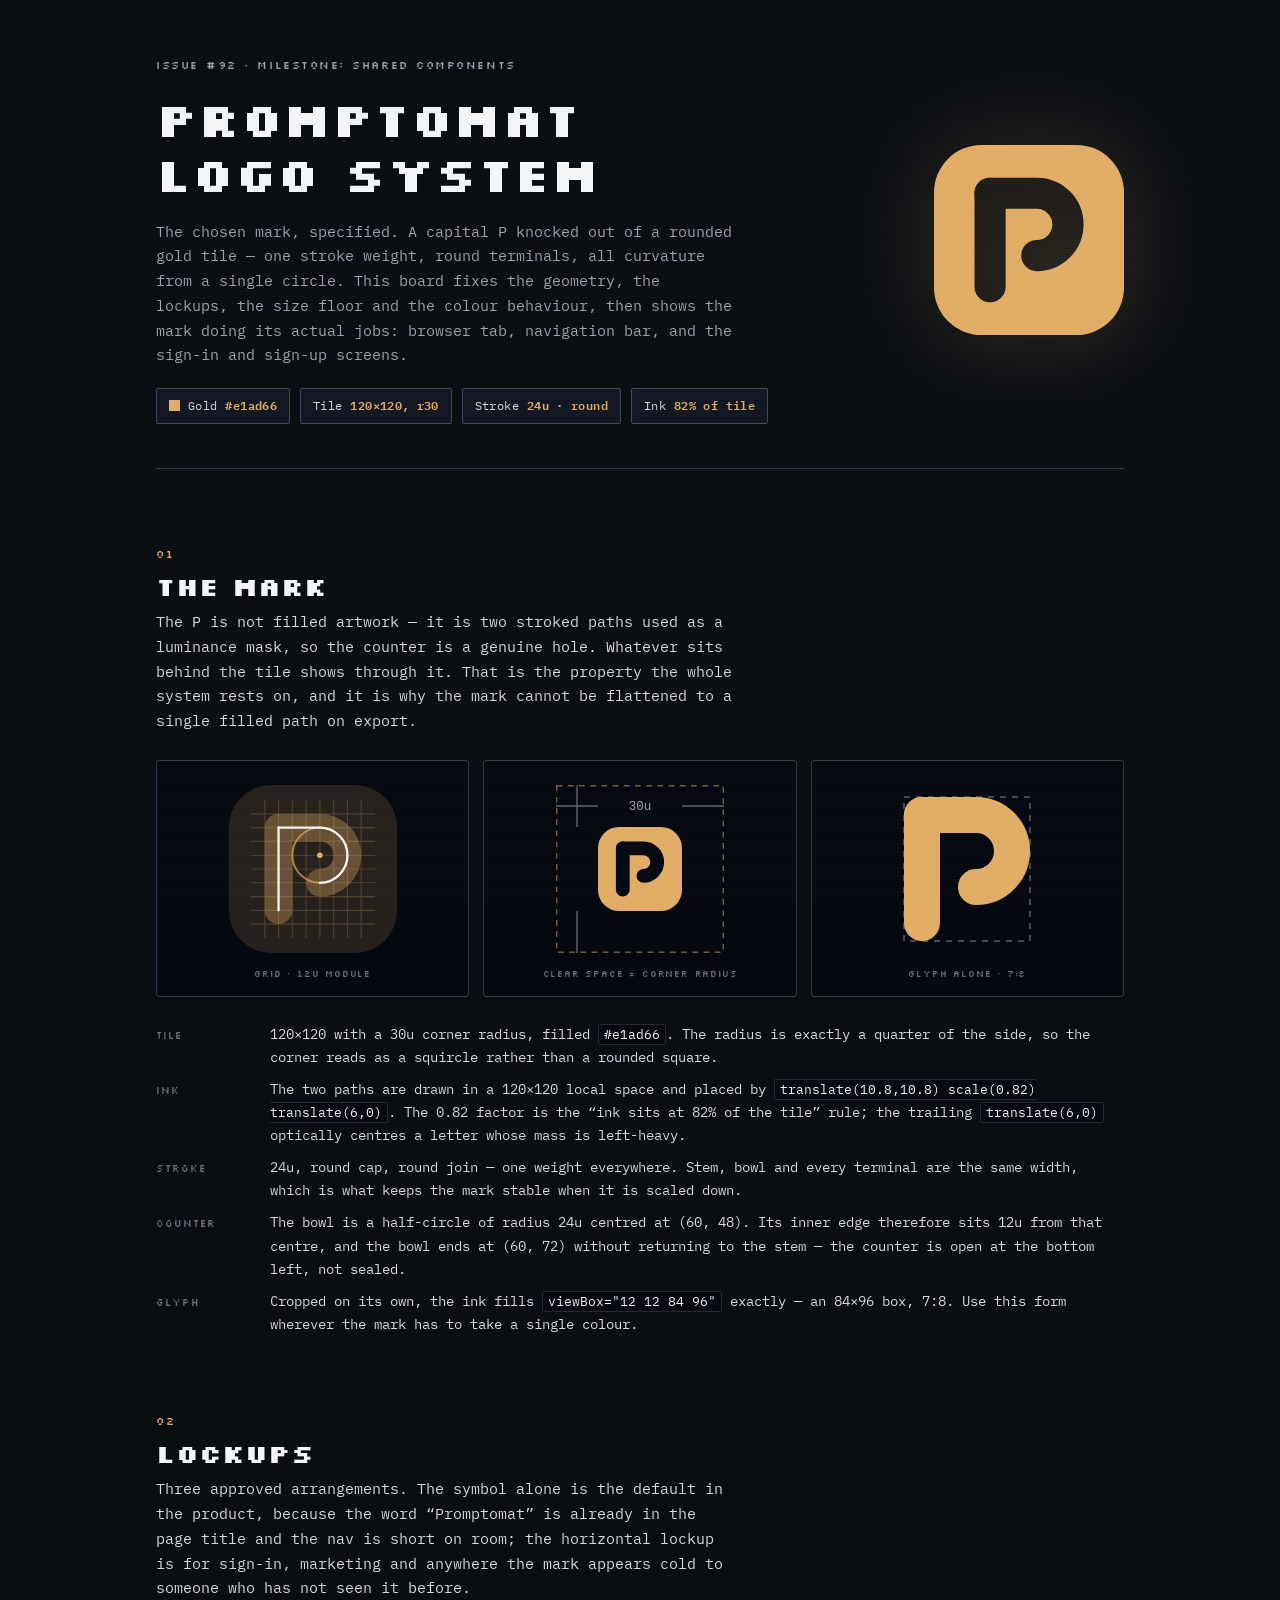
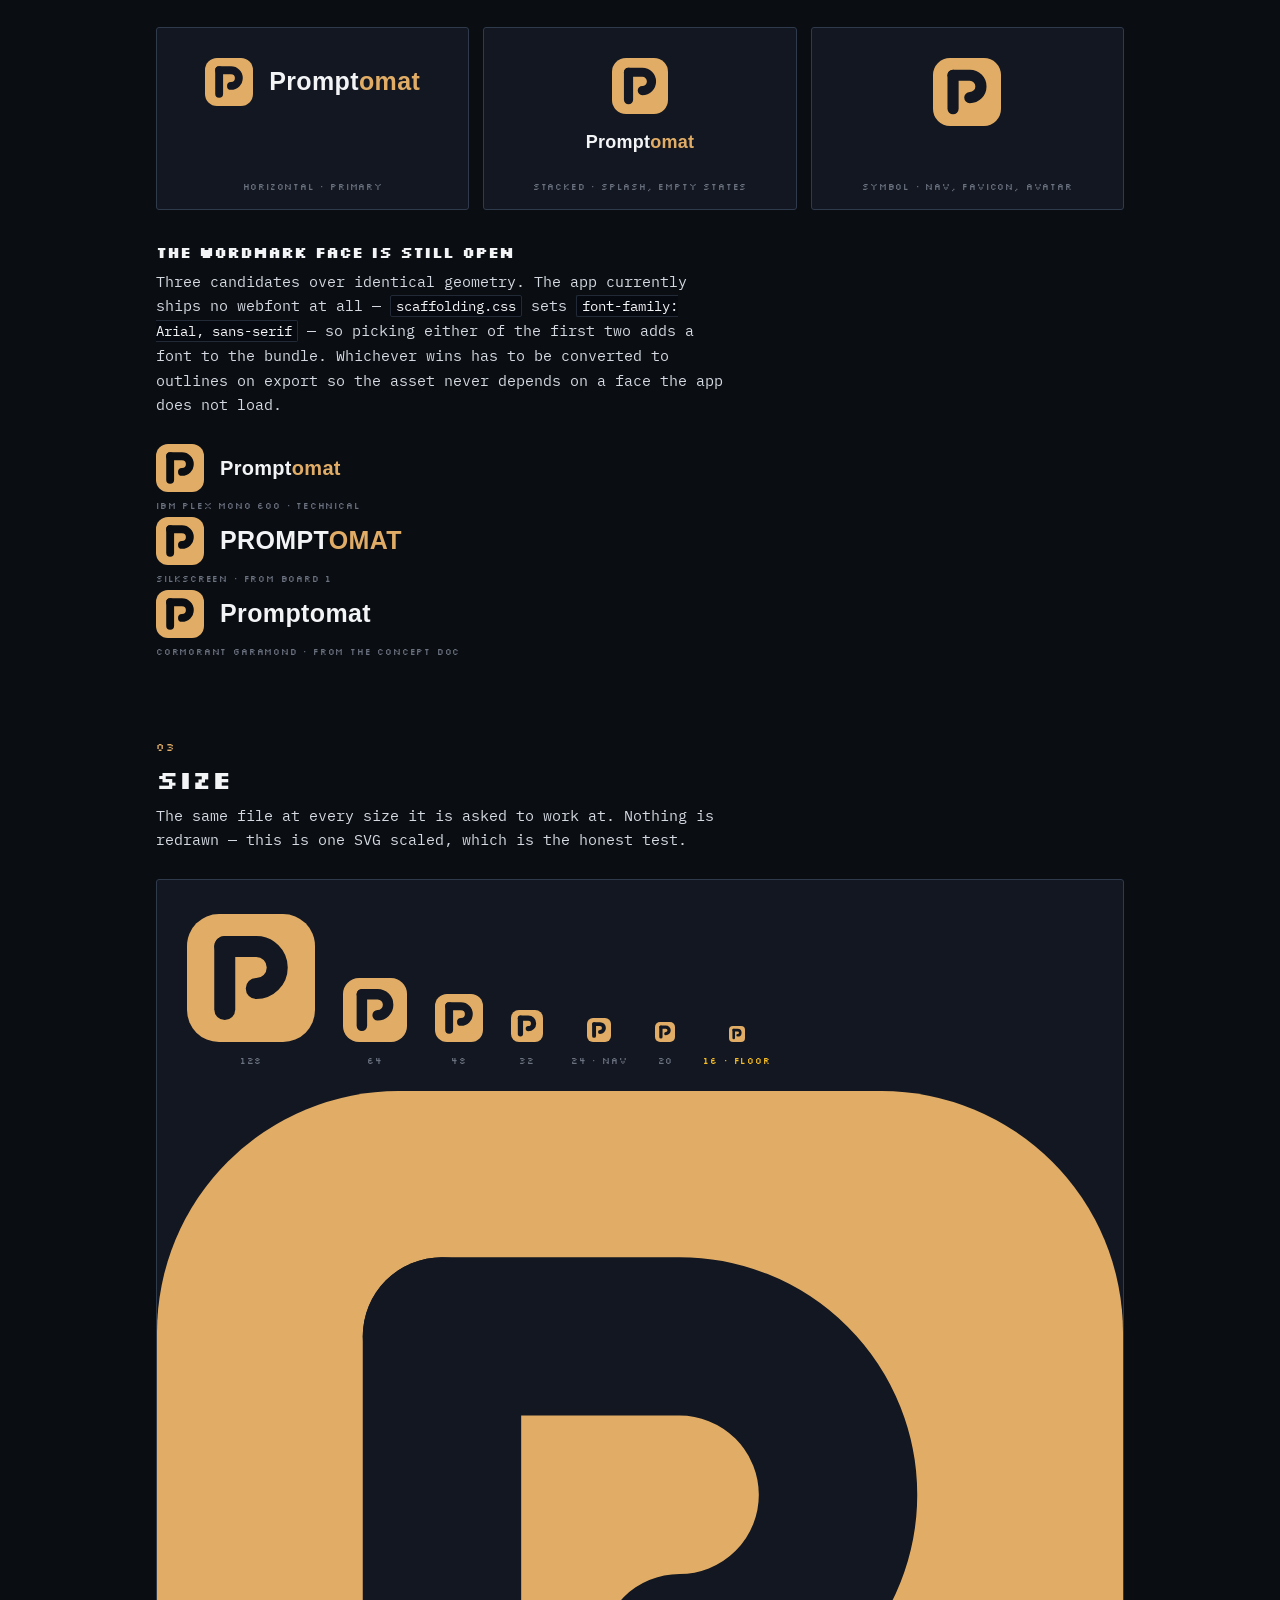
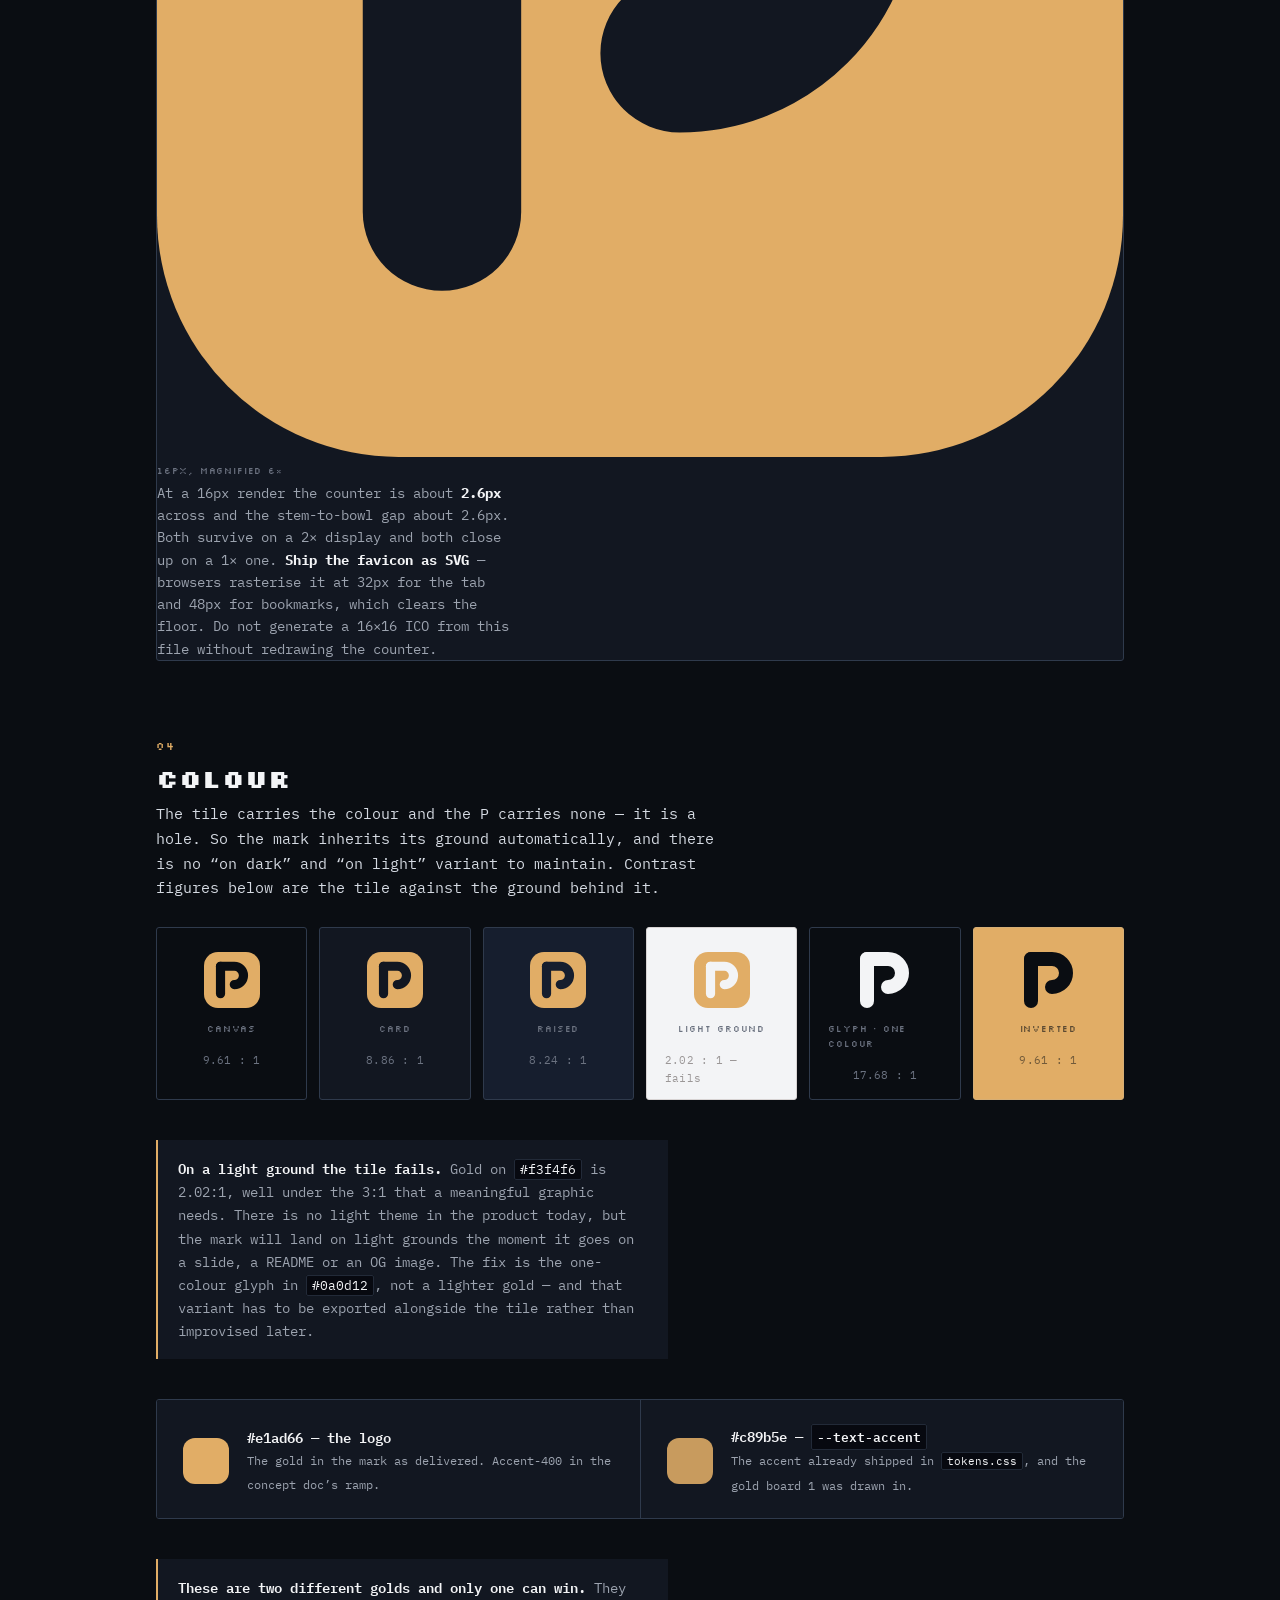
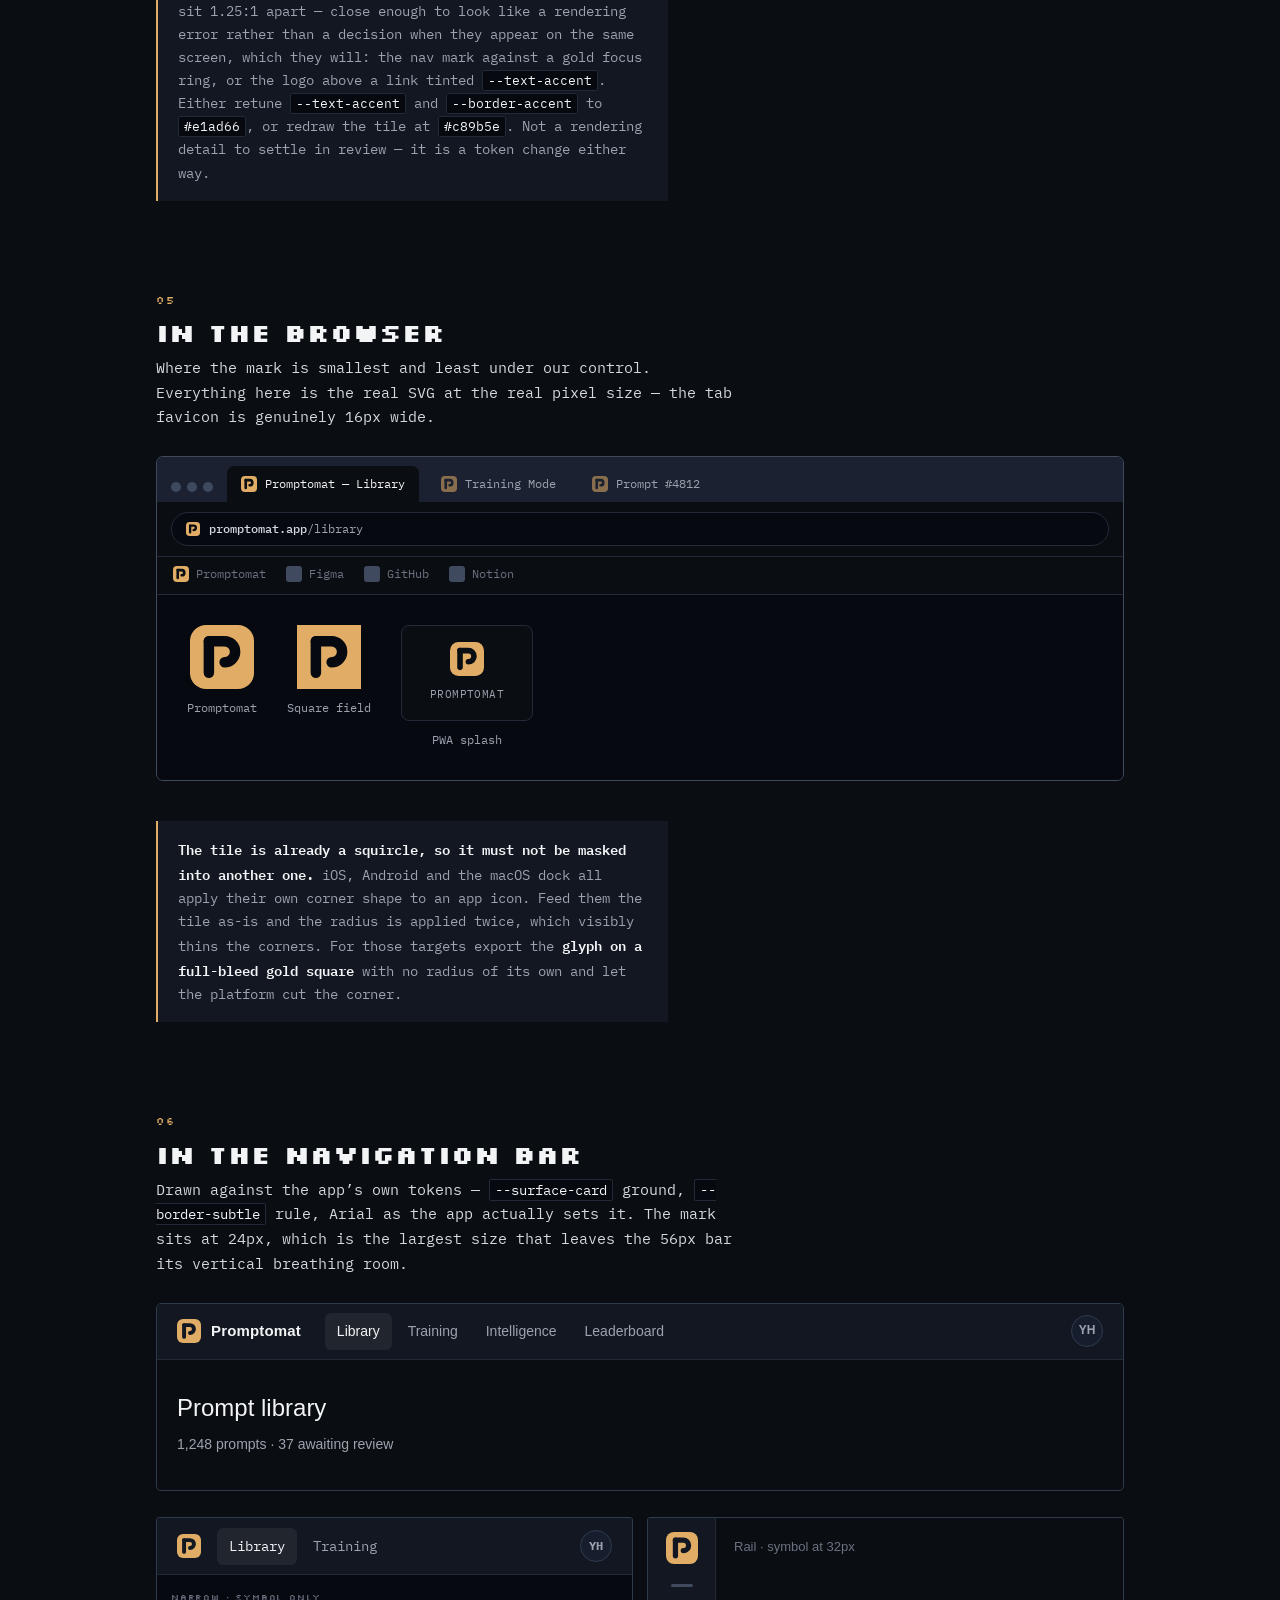
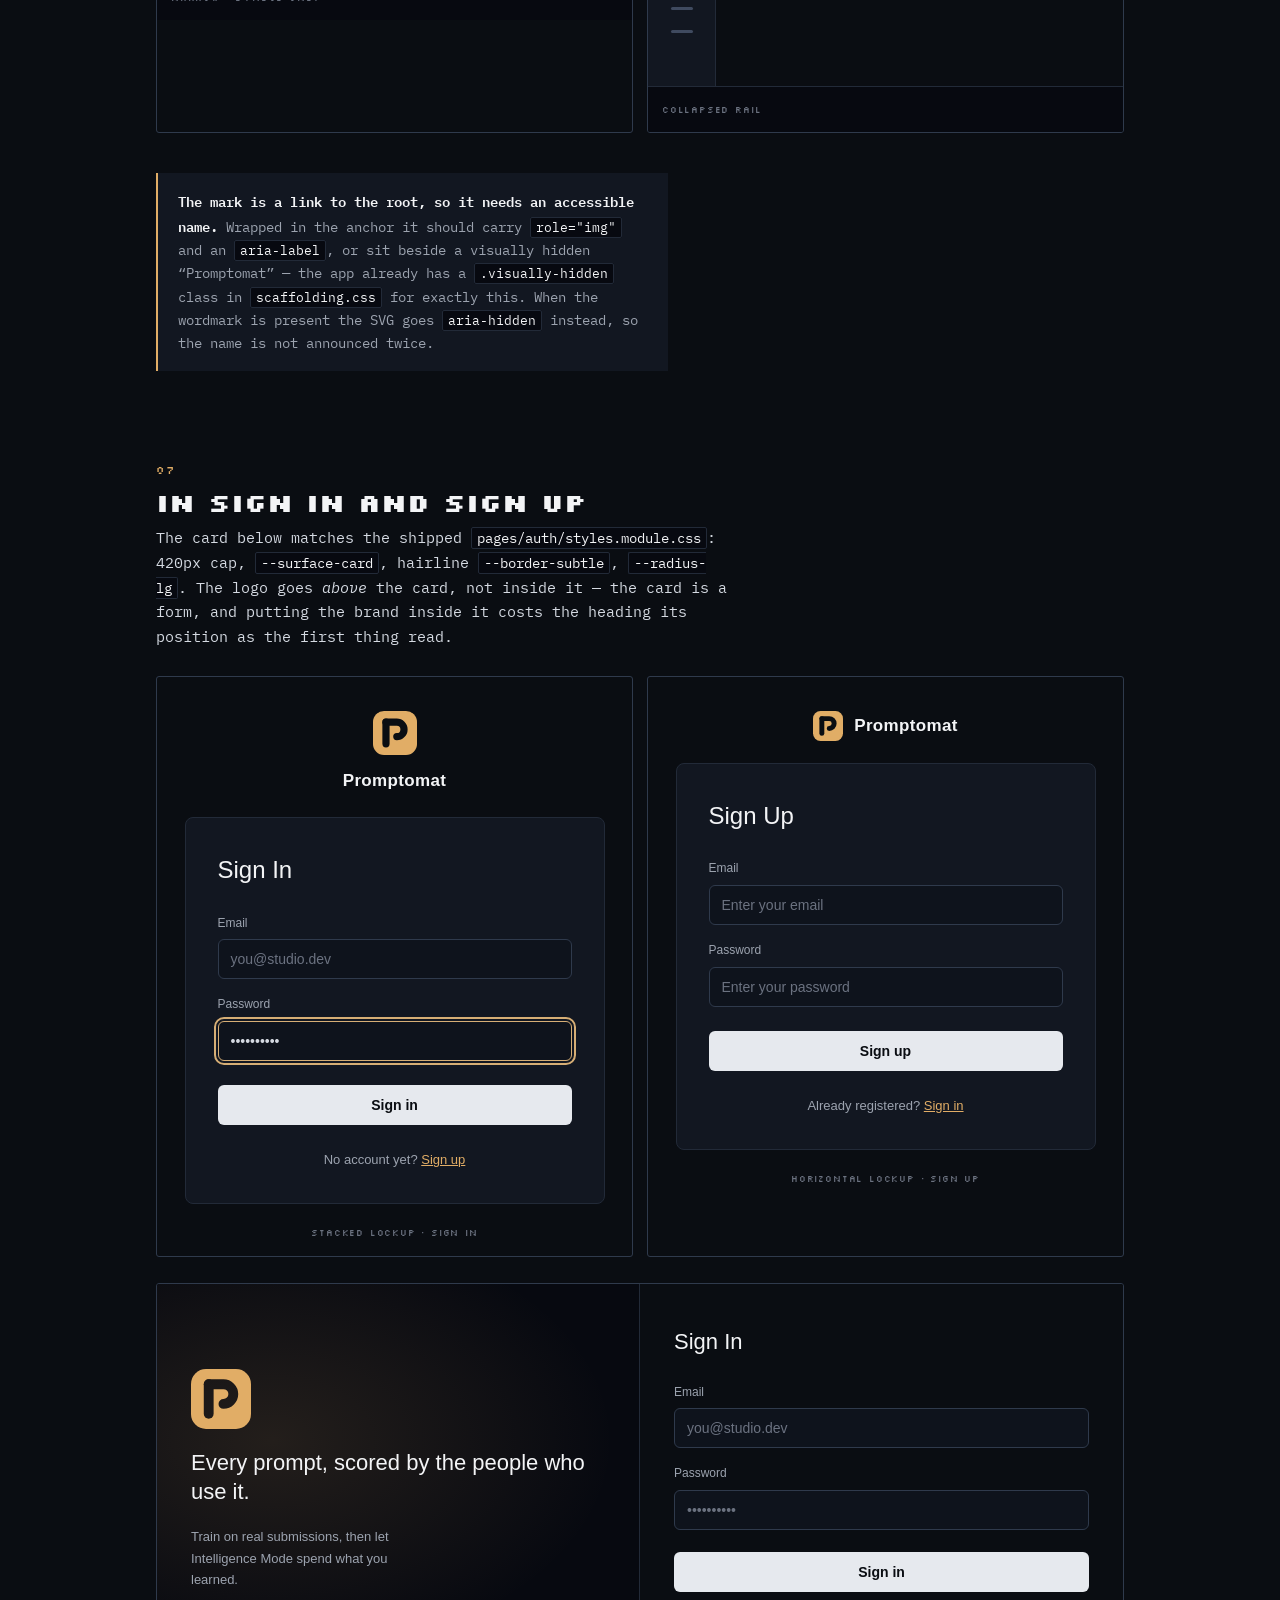
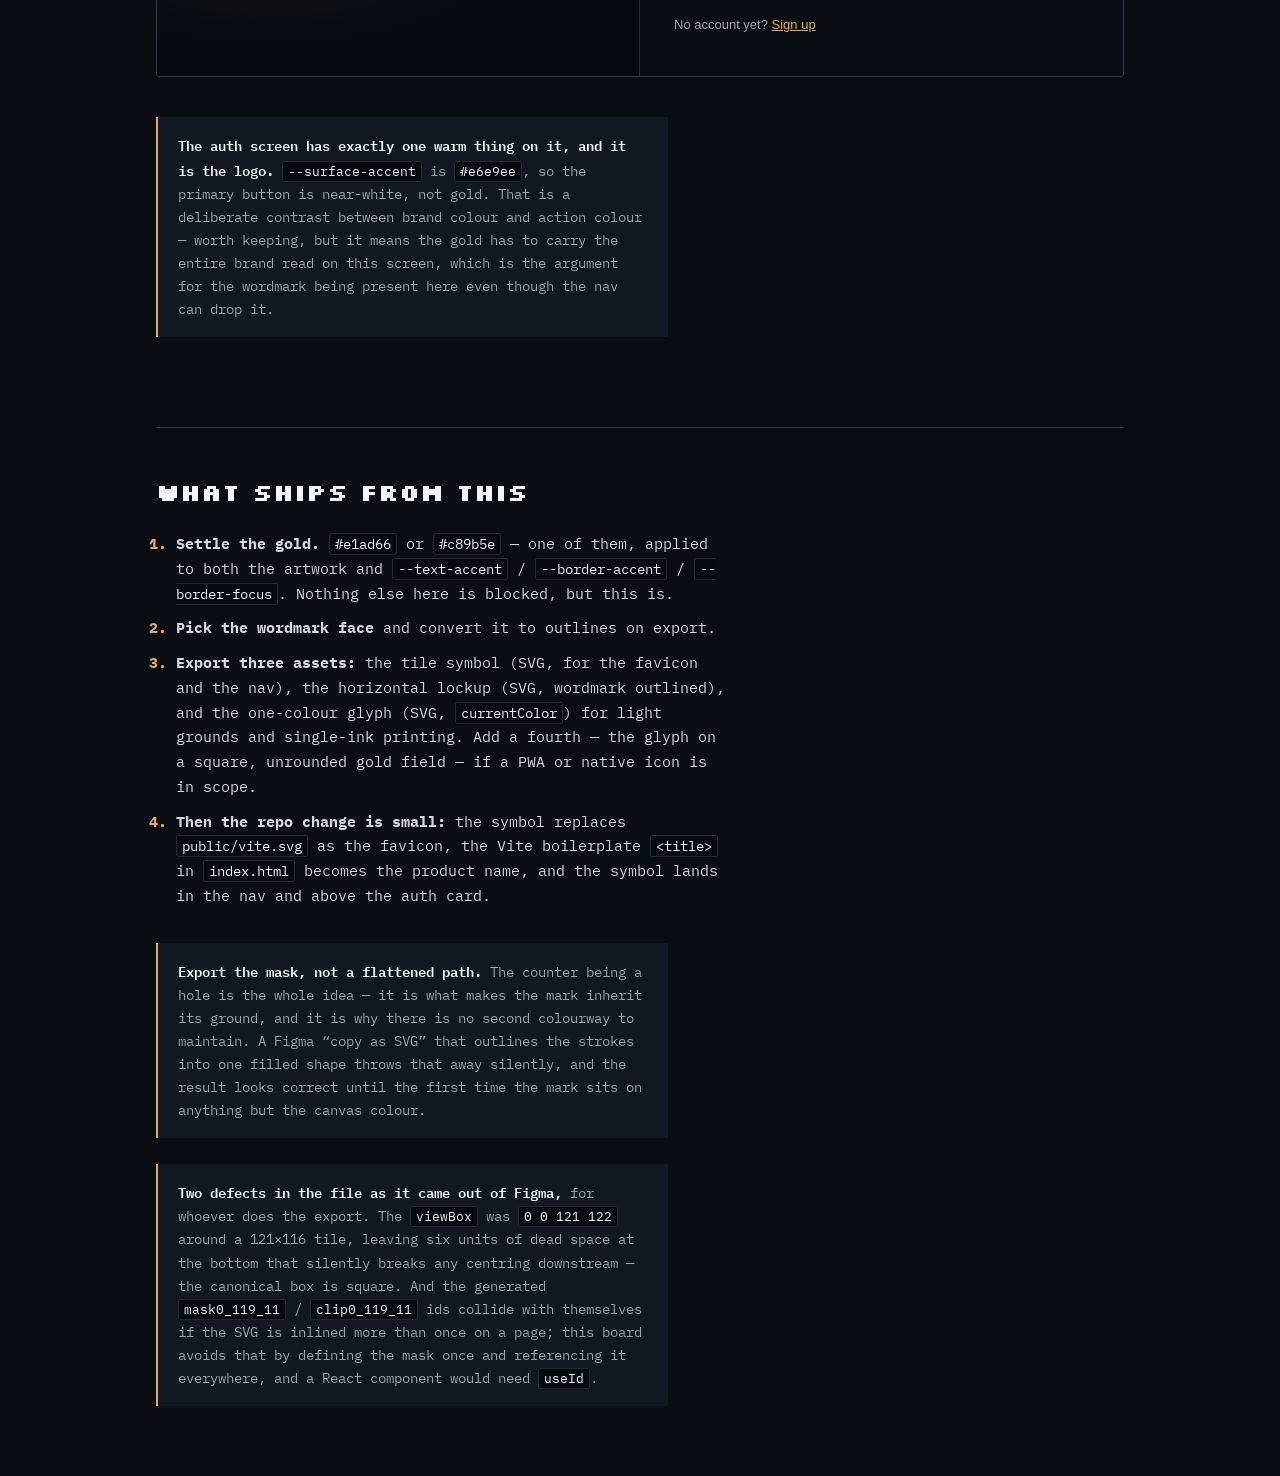
<file: board-2-logo-system.html>
<!DOCTYPE html>
<html lang="en">
<head>
<meta charset="utf-8">
<meta name="viewport" content="width=device-width, initial-scale=1">
<title>Promptomat Logo System</title>
<link rel="preconnect" href="https://fonts.googleapis.com">
<link rel="preconnect" href="https://fonts.gstatic.com" crossorigin>
<link rel="stylesheet" href="https://fonts.googleapis.com/css2?family=IBM+Plex+Mono:wght@400;500;600;700&family=Silkscreen:wght@400;700&display=swap">
<link rel="stylesheet" href="./css/main.css">
</head>

<body>
<!-- One mask, defined once, referenced by every instance on the page. -->
<svg width="0" height="0" aria-hidden="true" focusable="false" style="position: absolute">
	<defs>
		<mask id="p-knockout" maskUnits="userSpaceOnUse" x="0" y="0" width="120" height="120">
			<rect width="120" height="120" fill="#fff"></rect>
			<g transform="translate(10.8,10.8) scale(0.82) translate(6,0)" fill="none" stroke="#000" stroke-width="24" stroke-linecap="round" stroke-linejoin="round">
				<path d="M24 24 V96"></path>
				<path d="M24 24 H60 A24 24 0 0 1 60 72"></path>
			</g>
		</mask>
	</defs>
</svg>

<div class="shell">

	<header class="masthead">
		<div class="masthead-copy">
			<p class="eyebrow">Issue #92 &middot; Milestone: Shared components</p>
			<h1>Promptomat Logo System</h1>
			<p>The chosen mark, specified. A capital P knocked out of a rounded gold tile &mdash; one stroke weight, round terminals, all curvature from a single circle. This board fixes the geometry, the lockups, the size floor and the colour behaviour, then shows the mark doing its actual jobs: browser tab, navigation bar, and the sign-in and sign-up screens.</p>
			<div class="locked">
				<span class="chip"><span class="swatch"></span> Gold <b>#e1ad66</b></span>
				<span class="chip">Tile <b>120&times;120, r30</b></span>
				<span class="chip">Stroke <b>24u &middot; round</b></span>
				<span class="chip">Ink <b>82% of tile</b></span>
			</div>
		</div>
		<svg class="mark hero-mark" viewBox="0 0 120 120" role="img" aria-label="Promptomat: a capital P knocked out of a rounded gold tile">
			<rect width="120" height="120" rx="30" fill="var(--tile)" mask="url(#p-knockout)"></rect>
		</svg>
	</header>

	<!-- ═══════════════════ 01 CONSTRUCTION ═══════════════════ -->
	<section class="section">
		<div class="section-head">
			<p class="eyebrow">01</p>
			<h2>The mark</h2>
			<p>The P is not filled artwork &mdash; it is two stroked paths used as a luminance mask, so the counter is a genuine hole. Whatever sits behind the tile shows through it. That is the property the whole system rests on, and it is why the mark cannot be flattened to a single filled path on export.</p>
		</div>

		<div class="construction">
			<div class="plate">
				<svg viewBox="0 0 120 120" role="img" aria-label="Construction: the tile, the 12-unit module grid, the bowl circle and the two stroke centrelines">
					<rect width="120" height="120" rx="30" fill="var(--tile)" opacity="0.14"></rect>
					<g transform="translate(10.8,10.8) scale(0.82) translate(6,0)">
						<g stroke="#e1ad66" stroke-width="1" opacity="0.22">
							<path d="M12 0 V120 M24 0 V120 M36 0 V120 M48 0 V120 M60 0 V120 M72 0 V120 M84 0 V120 M96 0 V120"></path>
							<path d="M0 12 H108 M0 24 H108 M0 36 H108 M0 48 H108 M0 60 H108 M0 72 H108 M0 84 H108 M0 96 H108 M0 108 H108"></path>
						</g>
						<circle cx="60" cy="48" r="24" fill="none" stroke="#e1ad66" stroke-width="1.6" opacity="0.7"></circle>
						<circle cx="60" cy="48" r="2.4" fill="#e1ad66"></circle>
						<g fill="none" stroke="#e1ad66" stroke-width="24" stroke-linecap="round" stroke-linejoin="round" opacity="0.34">
							<path d="M24 24 V96"></path>
							<path d="M24 24 H60 A24 24 0 0 1 60 72"></path>
						</g>
						<g fill="none" stroke="#f3f4f6" stroke-width="2" stroke-linecap="round" stroke-linejoin="round">
							<path d="M24 24 V96"></path>
							<path d="M24 24 H60 A24 24 0 0 1 60 72"></path>
						</g>
					</g>
				</svg>
				<span class="label">Grid &middot; 12u module</span>
			</div>

			<div class="plate">
				<svg viewBox="0 0 120 120" role="img" aria-label="Clear space: a 30 unit margin around the tile on all four sides">
					<rect x="0.5" y="0.5" width="119" height="119" fill="none" stroke="#e1ad66" stroke-width="1" stroke-dasharray="4 4" opacity="0.5"></rect>
					<g transform="translate(30,30) scale(0.5)">
						<rect width="120" height="120" rx="30" fill="var(--tile)" mask="url(#p-knockout)"></rect>
					</g>
					<g stroke="#9ca3af" stroke-width="1" opacity="0.6">
						<path d="M0 15 H30 M90 15 H120 M15 0 V30 M15 90 V120"></path>
					</g>
					<text x="60" y="18" fill="#9ca3af" font-family="monospace" font-size="9" text-anchor="middle">30u</text>
				</svg>
				<span class="label">Clear space = corner radius</span>
			</div>

			<div class="plate">
				<svg viewBox="4 4 100 112" fill="none" role="img" aria-label="The bare P glyph without its tile, in a box its ink fills exactly" style="width: auto; max-width: none; height: 168px; color: var(--brand-gold)">
					<rect x="12" y="12" width="84" height="96" fill="none" stroke="#9ca3af" stroke-width="1" stroke-dasharray="4 4" opacity="0.55"></rect>
					<path d="M24 24 V96" stroke="currentColor" stroke-width="24" stroke-linecap="round"></path>
					<path d="M24 24 H60 A24 24 0 0 1 60 72" stroke="currentColor" stroke-width="24" stroke-linecap="round" stroke-linejoin="round"></path>
				</svg>
				<span class="label">Glyph alone &middot; 7:8</span>
			</div>
		</div>

		<dl class="spec">
			<dt>Tile</dt>
			<dd>120&times;120 with a 30u corner radius, filled <code>#e1ad66</code>. The radius is exactly a quarter of the side, so the corner reads as a squircle rather than a rounded square.</dd>
			<dt>Ink</dt>
			<dd>The two paths are drawn in a 120&times;120 local space and placed by <code>translate(10.8,10.8) scale(0.82) translate(6,0)</code>. The 0.82 factor is the &ldquo;ink sits at 82% of the tile&rdquo; rule; the trailing <code>translate(6,0)</code> optically centres a letter whose mass is left-heavy.</dd>
			<dt>Stroke</dt>
			<dd>24u, round cap, round join &mdash; one weight everywhere. Stem, bowl and every terminal are the same width, which is what keeps the mark stable when it is scaled down.</dd>
			<dt>Counter</dt>
			<dd>The bowl is a half-circle of radius 24u centred at (60,&nbsp;48). Its inner edge therefore sits 12u from that centre, and the bowl ends at (60,&nbsp;72) without returning to the stem &mdash; the counter is open at the bottom left, not sealed.</dd>
			<dt>Glyph</dt>
			<dd>Cropped on its own, the ink fills <code>viewBox="12 12 84 96"</code> exactly &mdash; an 84&times;96 box, 7:8. Use this form wherever the mark has to take a single colour.</dd>
		</dl>
	</section>

	<!-- ═══════════════════ 02 LOCKUPS ═══════════════════ -->
	<section class="section">
		<div class="section-head">
			<p class="eyebrow">02</p>
			<h2>Lockups</h2>
			<p>Three approved arrangements. The symbol alone is the default in the product, because the word &ldquo;Promptomat&rdquo; is already in the page title and the nav is short on room; the horizontal lockup is for sign-in, marketing and anywhere the mark appears cold to someone who has not seen it before.</p>
		</div>

		<div class="lockup-grid">
			<div class="lockup-cell">
				<div class="lockup-h">
					<svg class="mark" viewBox="0 0 120 120" aria-hidden="true"><rect width="120" height="120" rx="30" fill="var(--tile)" mask="url(#p-knockout)"></rect></svg>
					<span class="wordmark">Prompt<span>omat</span></span>
				</div>
				<span class="label">Horizontal &middot; primary</span>
			</div>

			<div class="lockup-cell">
				<div class="lockup-v">
					<svg class="mark" viewBox="0 0 120 120" aria-hidden="true"><rect width="120" height="120" rx="30" fill="var(--tile)" mask="url(#p-knockout)"></rect></svg>
					<span class="wordmark wordmark-sm">Prompt<span>omat</span></span>
				</div>
				<span class="label">Stacked &middot; splash, empty states</span>
			</div>

			<div class="lockup-cell">
				<svg class="mark" viewBox="0 0 120 120" aria-hidden="true" style="width: 68px"><rect width="120" height="120" rx="30" fill="var(--tile)" mask="url(#p-knockout)"></rect></svg>
				<span class="label">Symbol &middot; nav, favicon, avatar</span>
			</div>
		</div>

		<div class="section-head" style="margin-top: 8px">
			<h2 style="font-size: 15px">The wordmark face is still open</h2>
			<p>Three candidates over identical geometry. The app currently ships no webfont at all &mdash; <code>scaffolding.css</code> sets <code>font-family: Arial, sans-serif</code> &mdash; so picking either of the first two adds a font to the bundle. Whichever wins has to be converted to outlines on export so the asset never depends on a face the app does not load.</p>
		</div>

		<div class="alt-faces">
			<div class="alt-face">
				<div class="lockup-h">
					<svg class="mark" viewBox="0 0 120 120" aria-hidden="true"><rect width="120" height="120" rx="30" fill="var(--tile)" mask="url(#p-knockout)"></rect></svg>
					<span class="wordmark" style="font-size: 20px">Prompt<span>omat</span></span>
				</div>
				<span class="label">IBM Plex Mono 600 &middot; technical</span>
			</div>
			<div class="alt-face">
				<div class="lockup-h">
					<svg class="mark" viewBox="0 0 120 120" aria-hidden="true"><rect width="120" height="120" rx="30" fill="var(--tile)" mask="url(#p-knockout)"></rect></svg>
					<span class="wordmark face-silkscreen">PROMPT<span>OMAT</span></span>
				</div>
				<span class="label">Silkscreen &middot; from board 1</span>
			</div>
			<div class="alt-face">
				<div class="lockup-h">
					<svg class="mark" viewBox="0 0 120 120" aria-hidden="true"><rect width="120" height="120" rx="30" fill="var(--tile)" mask="url(#p-knockout)"></rect></svg>
					<span class="wordmark face-serif">Promptomat</span>
				</div>
				<span class="label">Cormorant Garamond &middot; from the concept doc</span>
			</div>
		</div>
	</section>

	<!-- ═══════════════════ 03 SIZE ═══════════════════ -->
	<section class="section">
		<div class="section-head">
			<p class="eyebrow">03</p>
			<h2>Size</h2>
			<p>The same file at every size it is asked to work at. Nothing is redrawn &mdash; this is one SVG scaled, which is the honest test.</p>
		</div>

		<div class="panel">
			<div class="size-strip">
				<div class="size-cell">
					<svg class="mark s128" viewBox="0 0 120 120" aria-hidden="true"><rect width="120" height="120" rx="30" fill="var(--tile)" mask="url(#p-knockout)"></rect></svg>
					<span class="label">128</span>
				</div>
				<div class="size-cell">
					<svg class="mark s64" viewBox="0 0 120 120" aria-hidden="true"><rect width="120" height="120" rx="30" fill="var(--tile)" mask="url(#p-knockout)"></rect></svg>
					<span class="label">64</span>
				</div>
				<div class="size-cell">
					<svg class="mark s48" viewBox="0 0 120 120" aria-hidden="true"><rect width="120" height="120" rx="30" fill="var(--tile)" mask="url(#p-knockout)"></rect></svg>
					<span class="label">48</span>
				</div>
				<div class="size-cell">
					<svg class="mark s32" viewBox="0 0 120 120" aria-hidden="true"><rect width="120" height="120" rx="30" fill="var(--tile)" mask="url(#p-knockout)"></rect></svg>
					<span class="label">32</span>
				</div>
				<div class="size-cell">
					<svg class="mark s24" viewBox="0 0 120 120" aria-hidden="true"><rect width="120" height="120" rx="30" fill="var(--tile)" mask="url(#p-knockout)"></rect></svg>
					<span class="label">24 &middot; nav</span>
				</div>
				<div class="size-cell">
					<svg class="mark s20" viewBox="0 0 120 120" aria-hidden="true"><rect width="120" height="120" rx="30" fill="var(--tile)" mask="url(#p-knockout)"></rect></svg>
					<span class="label">20</span>
				</div>
				<div class="size-cell marginal">
					<svg class="mark s16" viewBox="0 0 120 120" aria-hidden="true"><rect width="120" height="120" rx="30" fill="var(--tile)" mask="url(#p-knockout)"></rect></svg>
					<span class="label">16 &middot; floor</span>
				</div>
			</div>

			<div class="zoom-row">
				<div class="zoom">
					<svg class="mark z16" viewBox="0 0 120 120" aria-hidden="true"><rect width="120" height="120" rx="30" fill="var(--tile)" mask="url(#p-knockout)"></rect></svg>
					<span class="label">16px, magnified 6&times;</span>
				</div>
				<div class="zoom" style="justify-content: center">
					<p style="margin: 0; max-width: 44ch; font-size: 13.5px; color: var(--ink-muted)">At a 16px render the counter is about <b style="color: var(--ink-strong)">2.6px</b> across and the stem-to-bowl gap about 2.6px. Both survive on a 2&times; display and both close up on a 1&times; one. <b style="color: var(--ink-strong)">Ship the favicon as SVG</b> &mdash; browsers rasterise it at 32px for the tab and 48px for bookmarks, which clears the floor. Do not generate a 16&times;16 ICO from this file without redrawing the counter.</p>
				</div>
			</div>
		</div>
	</section>

	<!-- ═══════════════════ 04 COLOUR ═══════════════════ -->
	<section class="section">
		<div class="section-head">
			<p class="eyebrow">04</p>
			<h2>Colour</h2>
			<p>The tile carries the colour and the P carries none &mdash; it is a hole. So the mark inherits its ground automatically, and there is no &ldquo;on dark&rdquo; and &ldquo;on light&rdquo; variant to maintain. Contrast figures below are the tile against the ground behind it.</p>
		</div>

		<div class="colour-grid">
			<div class="colour-cell on-canvas">
				<svg class="mark" viewBox="0 0 120 120" aria-hidden="true"><rect width="120" height="120" rx="30" fill="var(--tile)" mask="url(#p-knockout)"></rect></svg>
				<span class="label">Canvas</span>
				<span class="ratio">9.61 : 1</span>
			</div>
			<div class="colour-cell on-card">
				<svg class="mark" viewBox="0 0 120 120" aria-hidden="true"><rect width="120" height="120" rx="30" fill="var(--tile)" mask="url(#p-knockout)"></rect></svg>
				<span class="label">Card</span>
				<span class="ratio">8.86 : 1</span>
			</div>
			<div class="colour-cell on-raised">
				<svg class="mark" viewBox="0 0 120 120" aria-hidden="true"><rect width="120" height="120" rx="30" fill="var(--tile)" mask="url(#p-knockout)"></rect></svg>
				<span class="label">Raised</span>
				<span class="ratio">8.24 : 1</span>
			</div>
			<div class="colour-cell on-light">
				<svg class="mark" viewBox="0 0 120 120" aria-hidden="true"><rect width="120" height="120" rx="30" fill="var(--tile)" mask="url(#p-knockout)"></rect></svg>
				<span class="label">Light ground</span>
				<span class="ratio">2.02 : 1 &mdash; fails</span>
			</div>
			<div class="colour-cell on-canvas">
				<div class="glyph-box mono-strong">
					<svg class="glyph" viewBox="12 12 84 96" fill="none" aria-hidden="true"><path d="M24 24 V96" stroke="currentColor" stroke-width="24" stroke-linecap="round"></path><path d="M24 24 H60 A24 24 0 0 1 60 72" stroke="currentColor" stroke-width="24" stroke-linecap="round" stroke-linejoin="round"></path></svg>
				</div>
				<span class="label">Glyph &middot; one colour</span>
				<span class="ratio">17.68 : 1</span>
			</div>
			<div class="colour-cell on-gold">
				<div class="glyph-box mono-dark">
					<svg class="glyph" viewBox="12 12 84 96" fill="none" aria-hidden="true"><path d="M24 24 V96" stroke="currentColor" stroke-width="24" stroke-linecap="round"></path><path d="M24 24 H60 A24 24 0 0 1 60 72" stroke="currentColor" stroke-width="24" stroke-linecap="round" stroke-linejoin="round"></path></svg>
				</div>
				<span class="label">Inverted</span>
				<span class="ratio">9.61 : 1</span>
			</div>
		</div>

		<p class="note"><b>On a light ground the tile fails.</b> Gold on <code>#f3f4f6</code> is 2.02:1, well under the 3:1 that a meaningful graphic needs. There is no light theme in the product today, but the mark will land on light grounds the moment it goes on a slide, a README or an OG image. The fix is the one-colour glyph in <code>#0a0d12</code>, not a lighter gold &mdash; and that variant has to be exported alongside the tile rather than improvised later.</p>

		<div class="gold-clash">
			<div class="gold-half">
				<span class="gold-chip gold-chip-brand"></span>
				<div>
					<b>#e1ad66 &mdash; the logo</b>
					<small>The gold in the mark as delivered. Accent-400 in the concept doc&rsquo;s ramp.</small>
				</div>
			</div>
			<div class="gold-half">
				<span class="gold-chip gold-chip-token"></span>
				<div>
					<b>#c89b5e &mdash; <code>--text-accent</code></b>
					<small>The accent already shipped in <code>tokens.css</code>, and the gold board 1 was drawn in.</small>
				</div>
			</div>
		</div>

		<p class="note"><b>These are two different golds and only one can win.</b> They sit 1.25:1 apart &mdash; close enough to look like a rendering error rather than a decision when they appear on the same screen, which they will: the nav mark against a gold focus ring, or the logo above a link tinted <code>--text-accent</code>. Either retune <code>--text-accent</code> and <code>--border-accent</code> to <code>#e1ad66</code>, or redraw the tile at <code>#c89b5e</code>. Not a rendering detail to settle in review &mdash; it is a token change either way.</p>
	</section>

	<!-- ═══════════════════ 05 BROWSER ═══════════════════ -->
	<section class="section">
		<div class="section-head">
			<p class="eyebrow">05</p>
			<h2>In the browser</h2>
			<p>Where the mark is smallest and least under our control. Everything here is the real SVG at the real pixel size &mdash; the tab favicon is genuinely 16px wide.</p>
		</div>

		<div class="browser">
			<div class="browser-bar">
				<div class="traffic"><i></i><i></i><i></i></div>
				<div class="tab tab-active">
					<svg class="mark" viewBox="0 0 120 120" aria-hidden="true"><rect width="120" height="120" rx="30" fill="var(--tile)" mask="url(#p-knockout)"></rect></svg>
					<span class="tab-title">Promptomat &mdash; Library</span>
				</div>
				<div class="tab tab-dim">
					<svg class="mark" viewBox="0 0 120 120" aria-hidden="true"><rect width="120" height="120" rx="30" fill="var(--tile)" mask="url(#p-knockout)"></rect></svg>
					<span class="tab-title">Training Mode</span>
				</div>
				<div class="tab tab-dim">
					<svg class="mark" viewBox="0 0 120 120" aria-hidden="true"><rect width="120" height="120" rx="30" fill="var(--tile)" mask="url(#p-knockout)"></rect></svg>
					<span class="tab-title">Prompt #4812</span>
				</div>
			</div>

			<div class="omnibox">
				<div class="url">
					<svg class="mark" viewBox="0 0 120 120" aria-hidden="true"><rect width="120" height="120" rx="30" fill="var(--tile)" mask="url(#p-knockout)"></rect></svg>
					<span><b>promptomat.app</b>/library</span>
				</div>
			</div>

			<div class="bookmarks">
				<span class="bookmark">
					<svg class="mark" viewBox="0 0 120 120" aria-hidden="true"><rect width="120" height="120" rx="30" fill="var(--tile)" mask="url(#p-knockout)"></rect></svg>
					Promptomat
				</span>
				<span class="bookmark bookmark-generic"><i></i> Figma</span>
				<span class="bookmark bookmark-generic"><i></i> GitHub</span>
				<span class="bookmark bookmark-generic"><i></i> Notion</span>
			</div>

			<div class="desktop-icons">
				<div class="desktop-icon">
					<svg class="mark" viewBox="0 0 120 120" aria-hidden="true"><rect width="120" height="120" rx="30" fill="var(--tile)" mask="url(#p-knockout)"></rect></svg>
					Promptomat
				</div>
				<div class="desktop-icon">
					<svg class="mark" viewBox="0 0 120 120" aria-hidden="true"><rect width="120" height="120" fill="var(--tile)" mask="url(#p-knockout)"></rect></svg>
					Square field
				</div>
				<div class="desktop-icon">
					<div class="pwa-splash">
						<svg class="mark" viewBox="0 0 120 120" aria-hidden="true"><rect width="120" height="120" rx="30" fill="var(--tile)" mask="url(#p-knockout)"></rect></svg>
						<span>PROMPTOMAT</span>
					</div>
					PWA splash
				</div>
			</div>
		</div>

		<p class="note"><b>The tile is already a squircle, so it must not be masked into another one.</b> iOS, Android and the macOS dock all apply their own corner shape to an app icon. Feed them the tile as-is and the radius is applied twice, which visibly thins the corners. For those targets export the <b>glyph on a full-bleed gold square</b> with no radius of its own and let the platform cut the corner.</p>
	</section>

	<!-- ═══════════════════ 06 NAVIGATION ═══════════════════ -->
	<section class="section">
		<div class="section-head">
			<p class="eyebrow">06</p>
			<h2>In the navigation bar</h2>
			<p>Drawn against the app&rsquo;s own tokens &mdash; <code>--surface-card</code> ground, <code>--border-subtle</code> rule, Arial as the app actually sets it. The mark sits at 24px, which is the largest size that leaves the 56px bar its vertical breathing room.</p>
		</div>

		<div class="app-frame">
			<nav class="app-nav">
				<div class="nav-brand">
					<svg class="mark" viewBox="0 0 120 120" aria-hidden="true"><rect width="120" height="120" rx="30" fill="var(--tile)" mask="url(#p-knockout)"></rect></svg>
					<span class="nav-name">Promptomat</span>
				</div>
				<div class="nav-links">
					<span class="nav-link nav-link-active">Library</span>
					<span class="nav-link">Training</span>
					<span class="nav-link">Intelligence</span>
					<span class="nav-link">Leaderboard</span>
				</div>
				<div class="nav-tail">
					<span class="avatar">YH</span>
				</div>
			</nav>
			<div class="app-body">
				<h3>Prompt library</h3>
				<p>1,248 prompts &middot; 37 awaiting review</p>
			</div>
		</div>

		<div class="nav-variants">
			<div class="nav-variant">
				<nav class="app-nav nav-compact" style="gap: 16px">
					<div class="nav-brand">
						<svg class="mark" viewBox="0 0 120 120" aria-hidden="true"><rect width="120" height="120" rx="30" fill="var(--tile)" mask="url(#p-knockout)"></rect></svg>
					</div>
					<div class="nav-links">
						<span class="nav-link nav-link-active">Library</span>
						<span class="nav-link">Training</span>
					</div>
					<div class="nav-tail"><span class="avatar">YH</span></div>
				</nav>
				<footer><span class="label">Narrow &middot; symbol only</span></footer>
			</div>

			<div class="nav-variant">
				<div class="sidebar-demo">
					<div class="sidebar">
						<svg class="mark" viewBox="0 0 120 120" aria-hidden="true"><rect width="120" height="120" rx="30" fill="var(--tile)" mask="url(#p-knockout)"></rect></svg>
						<i></i><i></i><i></i>
					</div>
					<div class="sidebar-body">Rail &middot; symbol at 32px</div>
				</div>
				<footer><span class="label">Collapsed rail</span></footer>
			</div>
		</div>

		<p class="note"><b>The mark is a link to the root, so it needs an accessible name.</b> Wrapped in the anchor it should carry <code>role="img"</code> and an <code>aria-label</code>, or sit beside a visually hidden &ldquo;Promptomat&rdquo; &mdash; the app already has a <code>.visually-hidden</code> class in <code>scaffolding.css</code> for exactly this. When the wordmark is present the SVG goes <code>aria-hidden</code> instead, so the name is not announced twice.</p>
	</section>

	<!-- ═══════════════════ 07 AUTH ═══════════════════ -->
	<section class="section">
		<div class="section-head">
			<p class="eyebrow">07</p>
			<h2>In sign in and sign up</h2>
			<p>The card below matches the shipped <code>pages/auth/styles.module.css</code>: 420px cap, <code>--surface-card</code>, hairline <code>--border-subtle</code>, <code>--radius-lg</code>. The logo goes <em>above</em> the card, not inside it &mdash; the card is a form, and putting the brand inside it costs the heading its position as the first thing read.</p>
		</div>

		<div class="auth-grid">
			<div class="auth-stage">
				<div class="auth-brand">
					<svg class="mark" viewBox="0 0 120 120" aria-hidden="true"><rect width="120" height="120" rx="30" fill="var(--tile)" mask="url(#p-knockout)"></rect></svg>
					<span class="auth-brand-name">Promptomat</span>
				</div>
				<div class="auth-card">
					<h4>Sign In</h4>
					<div class="auth-fields">
						<div class="field">
							<span>Email</span>
							<i>you@studio.dev</i>
						</div>
						<div class="field field-focus">
							<span>Password</span>
							<i>••••••••••</i>
						</div>
					</div>
					<div class="btn-primary">Sign in</div>
					<p class="auth-foot">No account yet? <a href="#7">Sign up</a></p>
				</div>
				<span class="label">Stacked lockup &middot; sign in</span>
			</div>

			<div class="auth-stage">
				<div class="auth-brand-row">
					<svg class="mark" viewBox="0 0 120 120" aria-hidden="true"><rect width="120" height="120" rx="30" fill="var(--tile)" mask="url(#p-knockout)"></rect></svg>
					<span class="auth-brand-name">Promptomat</span>
				</div>
				<div class="auth-card">
					<h4>Sign Up</h4>
					<div class="auth-fields">
						<div class="field">
							<span>Email</span>
							<i>Enter your email</i>
						</div>
						<div class="field">
							<span>Password</span>
							<i>Enter your password</i>
						</div>
					</div>
					<div class="btn-primary">Sign up</div>
					<p class="auth-foot">Already registered? <a href="#7">Sign in</a></p>
				</div>
				<span class="label">Horizontal lockup &middot; sign up</span>
			</div>
		</div>

		<div class="split-stage">
			<div class="split-brand">
				<svg class="mark" viewBox="0 0 120 120" aria-hidden="true"><rect width="120" height="120" rx="30" fill="var(--tile)" mask="url(#p-knockout)"></rect></svg>
				<h5>Every prompt, scored by the people who use it.</h5>
				<p>Train on real submissions, then let Intelligence Mode spend what you learned.</p>
			</div>
			<div class="split-form">
				<h4 style="margin: 0; font-size: 22px; font-weight: 400; color: var(--ink-strong)">Sign In</h4>
				<div class="auth-fields">
					<div class="field"><span>Email</span><i>you@studio.dev</i></div>
					<div class="field"><span>Password</span><i>••••••••••</i></div>
				</div>
				<div class="btn-primary">Sign in</div>
				<p class="auth-foot" style="align-self: flex-start">No account yet? <a href="#7">Sign up</a></p>
			</div>
		</div>

		<p class="note"><b>The auth screen has exactly one warm thing on it, and it is the logo.</b> <code>--surface-accent</code> is <code>#e6e9ee</code>, so the primary button is near-white, not gold. That is a deliberate contrast between brand colour and action colour &mdash; worth keeping, but it means the gold has to carry the entire brand read on this screen, which is the argument for the wordmark being present here even though the nav can drop it.</p>
	</section>

	<!-- ═══════════════════ CLOSING ═══════════════════ -->
	<footer class="closing">
		<h2>What ships from this</h2>
		<ol>
			<li><b>Settle the gold.</b> <code>#e1ad66</code> or <code>#c89b5e</code> &mdash; one of them, applied to both the artwork and <code>--text-accent</code> / <code>--border-accent</code> / <code>--border-focus</code>. Nothing else here is blocked, but this is.</li>
			<li><b>Pick the wordmark face</b> and convert it to outlines on export.</li>
			<li><b>Export three assets:</b> the tile symbol (SVG, for the favicon and the nav), the horizontal lockup (SVG, wordmark outlined), and the one-colour glyph (SVG, <code>currentColor</code>) for light grounds and single-ink printing. Add a fourth &mdash; the glyph on a square, unrounded gold field &mdash; if a PWA or native icon is in scope.</li>
			<li><b>Then the repo change is small:</b> the symbol replaces <code>public/vite.svg</code> as the favicon, the Vite boilerplate <code>&lt;title&gt;</code> in <code>index.html</code> becomes the product name, and the symbol lands in the nav and above the auth card.</li>
		</ol>

		<p class="note"><b>Export the mask, not a flattened path.</b> The counter being a hole is the whole idea &mdash; it is what makes the mark inherit its ground, and it is why there is no second colourway to maintain. A Figma &ldquo;copy as SVG&rdquo; that outlines the strokes into one filled shape throws that away silently, and the result looks correct until the first time the mark sits on anything but the canvas colour.</p>

		<p class="note"><b>Two defects in the file as it came out of Figma,</b> for whoever does the export. The <code>viewBox</code> was <code>0 0 121 122</code> around a 121&times;116 tile, leaving six units of dead space at the bottom that silently breaks any centring downstream &mdash; the canonical box is square. And the generated <code>mask0_119_11</code> / <code>clip0_119_11</code> ids collide with themselves if the SVG is inlined more than once on a page; this board avoids that by defining the mask once and referencing it everywhere, and a React component would need <code>useId</code>.</p>
	</footer>

</div>

</body>
</html>
</file>
<file: css/main.css>
:root {
		--canvas: #0a0d12;
		--sunken: #070910;
		--card: #121721;
		--raised: #161e2e;
		--inset: #0e131c;
		--ink-strong: #f3f4f6;
		--ink-body: #d5dae2;
		--ink-muted: #9ca3af;
		--ink-faint: #6b7280;
		--rule-subtle: #222a38;
		--rule: #2f3a4c;
		--rule-strong: #3f4a5f;

		--brand-gold: #e1ad66;
		--token-gold: #c89b5e;
		--focus-gold: #d6ae75;

		--surface-accent: #e6e9ee;
		--on-accent: #0a0d12;

		--tile: var(--brand-gold);

		--font-display: "Silkscreen", "Courier New", monospace;
		--font-mono: "IBM Plex Mono", ui-monospace, "SFMono-Regular", monospace;
		--font-app: "Archivo", arial, sans-serif;
		--font-wordmark: "Archivo", arial, sans-serif;

		--measure: 64ch;
		--gutter: clamp(20px, 5vw, 56px);
	}

	* { box-sizing: border-box; }

	body {
		margin: 0;
		background: var(--canvas);
		color: var(--ink-body);
		font-family: var(--font-mono);
		font-size: 15px;
		line-height: 1.65;
		-webkit-font-smoothing: antialiased;
	}

	body::before {
		content: "";
		position: fixed;
		inset: 0;
		pointer-events: none;
		z-index: 100;
		background: repeating-linear-gradient(
			to bottom,
			rgb(255 255 255 / 1.6%) 0 1px,
			transparent 1px 3px
		);
	}

	.shell {
		max-width: 1080px;
		margin: 0 auto;
		padding: var(--gutter);
		display: flex;
		flex-direction: column;
		gap: clamp(44px, 6vw, 76px);
	}

	.eyebrow {
		font-family: var(--font-display);
		font-size: 11px;
		letter-spacing: 0.14em;
		text-transform: uppercase;
		color: var(--brand-gold);
		margin: 0;
	}

	code {
		font-family: var(--font-mono);
		font-size: 0.92em;
		color: var(--ink-strong);
		background: var(--sunken);
		border: 1px solid var(--rule-subtle);
		border-radius: 2px;
		padding: 1px 5px;
	}

	.mark {
		display: block;
		width: 100%;
		height: auto;
	}

	.glyph {
		display: block;
		height: 100%;
		width: auto;
	}

	/* ─────────────────────────── masthead ─────────────────────────── */

	.masthead {
		display: grid;
		grid-template-columns: minmax(0, 1fr) auto;
		gap: clamp(24px, 5vw, 56px);
		align-items: center;
		border-bottom: 1px solid var(--rule);
		padding-bottom: clamp(28px, 4vw, 44px);
	}

	.masthead-copy {
		display: flex;
		flex-direction: column;
		gap: 18px;
	}

	.masthead h1 {
		font-family: var(--font-display);
		font-size: clamp(28px, 5.4vw, 48px);
		line-height: 1.14;
		letter-spacing: 0.01em;
		color: var(--ink-strong);
		margin: 0;
		text-wrap: balance;
	}

	.masthead p {
		margin: 0;
		max-width: var(--measure);
		color: var(--ink-muted);
	}

	.hero-mark {
		width: clamp(140px, 20vw, 190px);
		filter: drop-shadow(0 0 44px rgb(225 173 102 / 22%));
	}

	.locked {
		display: flex;
		flex-wrap: wrap;
		gap: 10px;
		margin-top: 2px;
	}

	.chip {
		display: inline-flex;
		align-items: center;
		gap: 8px;
		border: 1px solid var(--rule-strong);
		background: var(--card);
		border-radius: 2px;
		padding: 7px 12px;
		font-size: 12px;
		letter-spacing: 0.03em;
		color: var(--ink-body);
	}

	.chip b { color: var(--brand-gold); font-weight: 600; }

	.swatch {
		width: 11px;
		height: 11px;
		background: var(--brand-gold);
		display: inline-block;
	}

	/* ─────────────────────────── sections ─────────────────────────── */

	.section {
		display: flex;
		flex-direction: column;
		gap: 26px;
	}

	.section-head {
		display: flex;
		flex-direction: column;
		gap: 8px;
	}

	.section-head h2 {
		font-family: var(--font-display);
		font-size: clamp(19px, 2.8vw, 26px);
		line-height: 1.2;
		color: var(--ink-strong);
		margin: 0;
	}

	.section-head p {
		margin: 0;
		max-width: var(--measure);
	}

	.label {
		font-family: var(--font-display);
		font-size: 9px;
		letter-spacing: 0.09em;
		text-transform: uppercase;
		color: var(--ink-faint);
	}

	.panel {
		border: 1px solid var(--rule);
		border-radius: 3px;
		background: var(--card);
	}

	/* ────────────────────── 01 construction ───────────────────────── */

	.construction {
		display: grid;
		grid-template-columns: repeat(auto-fit, minmax(210px, 1fr));
		gap: 14px;
	}

	.plate {
		border: 1px solid var(--rule);
		border-radius: 3px;
		background: var(--sunken);
		padding: 24px 24px 14px;
		display: flex;
		flex-direction: column;
		align-items: center;
		gap: 14px;
	}

	.plate svg { width: 100%; max-width: 168px; }

	.spec {
		margin: 0;
		display: grid;
		grid-template-columns: 96px minmax(0, 1fr);
		gap: 9px 18px;
		font-size: 14px;
	}

	.spec dt {
		font-family: var(--font-display);
		font-size: 10px;
		letter-spacing: 0.1em;
		text-transform: uppercase;
		color: var(--ink-faint);
		padding-top: 5px;
	}

	.spec dd { margin: 0; color: var(--ink-body); }

	/* ───────────────────────── 02 lockups ─────────────────────────── */

	.lockup-grid {
		display: grid;
		grid-template-columns: repeat(auto-fit, minmax(260px, 1fr));
		gap: 14px;
	}

	.lockup-cell {
		border: 1px solid var(--rule);
		border-radius: 3px;
		background: var(--card);
		padding: 30px 28px 14px;
		display: flex;
		flex-direction: column;
		align-items: center;
		gap: 22px;
	}

	.lockup-cell > .label { margin-top: auto; }

	.lockup-h {
		display: flex;
		align-items: center;
		gap: 16px;
	}

	.lockup-h .mark { width: 48px; flex: none; }

	.lockup-v {
		display: flex;
		flex-direction: column;
		align-items: center;
		gap: 14px;
	}

	.lockup-v .mark { width: 56px; }

	.wordmark {
		font-family: var(--font-wordmark);
		font-weight: 700;
		font-size: 25px;
		letter-spacing: 0.015em;
		color: var(--ink-strong);
		white-space: nowrap;
	}

	.wordmark span { color: var(--brand-gold); }

	.wordmark-sm { font-size: 18px; }


	/* ─────────────────────────── 03 size ──────────────────────────── */

	.size-strip {
		display: flex;
		flex-wrap: wrap;
		align-items: flex-end;
		gap: 28px;
		padding: 34px 30px 22px;
	}

	.size-cell {
		display: flex;
		flex-direction: column;
		align-items: center;
		gap: 12px;
	}

	.size-cell .mark { flex: none; }

	.s128 { width: 128px; }
	.s64 { width: 64px; }
	.s48 { width: 48px; }
	.s32 { width: 32px; }
	.s24 { width: 24px; }
	.s20 { width: 20px; }
	.s16 { width: 16px; }

	.size-cell.marginal .label { color: var(--fg-warning, #fbbf24); }


	/* ────────────────────────── 04 colour ─────────────────────────── */

	.colour-grid {
		display: grid;
		grid-template-columns: repeat(auto-fit, minmax(148px, 1fr));
		gap: 12px;
	}

	.colour-cell {
		border: 1px solid var(--rule);
		border-radius: 3px;
		padding: 24px 18px 12px;
		display: flex;
		flex-direction: column;
		align-items: center;
		gap: 14px;
	}

	.colour-cell .mark,
	.colour-cell .glyph-box { width: 56px; }

	.glyph-box { height: 56px; display: flex; align-items: center; justify-content: center; }

	.on-canvas { background: var(--canvas); }
	.on-sunken { background: var(--sunken); }
	.on-card { background: var(--card); }
	.on-raised { background: var(--raised); }

	.on-light { background: #f3f4f6; border-color: #d7d3d3; }
	.on-light .label { color: #6b7280; }

	.on-gold { background: var(--brand-gold); border-color: var(--focus-gold); }
	.on-gold .label { color: rgb(10 13 18 / 62%); }

	.mono-strong { color: var(--ink-strong); }
	.mono-gold { color: var(--brand-gold); }
	.mono-faint { color: var(--ink-faint); }
	.mono-dark { color: var(--canvas); }

	.ratio {
		font-size: 11px;
		letter-spacing: 0.02em;
		color: var(--ink-faint);
	}

	.on-light .ratio { color: #9b9797; }
	.on-gold .ratio { color: rgb(10 13 18 / 52%); }

	.gold-clash {
		display: flex;
		flex-wrap: wrap;
		gap: 0;
		border: 1px solid var(--rule);
		border-radius: 3px;
		overflow: hidden;
	}

	.gold-half {
		flex: 1 1 240px;
		padding: 24px 26px 20px;
		display: flex;
		align-items: center;
		gap: 18px;
		background: var(--card);
	}

	.gold-half + .gold-half { border-left: 1px solid var(--rule); }

	.gold-chip {
		width: 46px;
		height: 46px;
		border-radius: 12px;
		flex: none;
	}

	.gold-chip-brand { background: var(--brand-gold); }
	.gold-chip-token { background: var(--token-gold); }

	.gold-half b { color: var(--ink-strong); font-weight: 600; display: block; font-size: 14px; }
	.gold-half small { font-size: 12px; color: var(--ink-muted); }

	/* ───────────────────────── 05 browser ─────────────────────────── */

	.browser {
		border: 1px solid var(--rule-strong);
		border-radius: 7px;
		overflow: hidden;
		background: var(--card);
	}

	.browser-bar {
		background: #1b2130;
		padding: 9px 12px 0;
		display: flex;
		align-items: flex-end;
		gap: 8px;
	}

	.traffic {
		display: flex;
		gap: 6px;
		padding: 0 6px 10px 2px;
	}

	.traffic i {
		width: 10px;
		height: 10px;
		border-radius: 50%;
		background: var(--rule-strong);
		display: block;
	}

	.tab {
		display: flex;
		align-items: center;
		gap: 8px;
		padding: 8px 14px;
		border-radius: 7px 7px 0 0;
		font-size: 12px;
		color: var(--ink-muted);
		max-width: 220px;
		min-width: 0;
	}

	.tab-active {
		background: var(--canvas);
		color: var(--ink-strong);
	}

	.tab .mark { width: 16px; flex: none; }

	.tab-title {
		overflow: hidden;
		text-overflow: ellipsis;
		white-space: nowrap;
	}

	.tab-dim .mark { opacity: 0.55; }

	.omnibox {
		background: var(--canvas);
		padding: 10px 14px;
		display: flex;
		align-items: center;
		gap: 12px;
		border-bottom: 1px solid var(--rule-subtle);
	}

	.url {
		flex: 1;
		background: var(--sunken);
		border: 1px solid var(--rule-subtle);
		border-radius: 999px;
		padding: 6px 14px;
		font-size: 12px;
		color: var(--ink-muted);
		display: flex;
		align-items: center;
		gap: 9px;
		min-width: 0;
	}

	.url .mark { width: 14px; flex: none; }
	.url b { color: var(--ink-body); font-weight: 500; }

	.bookmarks {
		background: var(--canvas);
		padding: 8px 16px 10px;
		display: flex;
		gap: 20px;
		font-size: 11.5px;
		color: var(--ink-faint);
	}

	.bookmark {
		display: flex;
		align-items: center;
		gap: 7px;
	}

	.bookmark .mark { width: 16px; flex: none; }
	.bookmark-generic i {
		width: 16px;
		height: 16px;
		border-radius: 3px;
		background: var(--rule-strong);
		display: block;
		flex: none;
	}

	.desktop-icons {
		display: flex;
		flex-wrap: wrap;
		gap: 30px;
		padding: 30px;
		background: var(--sunken);
		border-top: 1px solid var(--rule-subtle);
	}

	.desktop-icon {
		display: flex;
		flex-direction: column;
		align-items: center;
		gap: 10px;
		font-size: 11.5px;
		color: var(--ink-muted);
	}

	.desktop-icon .mark { width: 64px; }
	.icon-rounded .mark { border-radius: 14px; }

	.pwa-splash {
		width: 132px;
		height: 96px;
		border-radius: 8px;
		border: 1px solid var(--rule-subtle);
		background: var(--canvas);
		display: flex;
		flex-direction: column;
		align-items: center;
		justify-content: center;
		gap: 10px;
	}

	.pwa-splash .mark { width: 34px; }
	.pwa-splash span { font-size: 10.5px; letter-spacing: 0.04em; color: var(--ink-muted); }

	/* ──────────────────────── 06 navigation ───────────────────────── */

	.app-frame {
		border: 1px solid var(--rule);
		border-radius: 5px;
		overflow: hidden;
		font-family: var(--font-app);
		background: var(--canvas);
	}

	.app-nav {
		height: 56px;
		background: var(--card);
		border-bottom: 1px solid var(--rule-subtle);
		display: flex;
		align-items: center;
		gap: 24px;
		padding: 0 20px;
	}

	.nav-brand {
		display: flex;
		align-items: center;
		gap: 10px;
		flex: none;
	}

	.nav-brand .mark { width: 24px; }

	.nav-name {
		font-size: 15px;
		font-weight: 700;
		letter-spacing: 0.01em;
		color: var(--ink-strong);
	}

	.nav-links {
		display: flex;
		align-items: center;
		gap: 4px;
		font-size: 14px;
		min-width: 0;
		overflow: hidden;
	}

	.nav-link {
		padding: 7px 12px;
		border-radius: 6px;
		color: var(--ink-muted);
		white-space: nowrap;
	}

	.nav-link-active {
		color: var(--ink-strong);
		background: var(--state-hover-tint, rgb(255 255 255 / 6%));
	}

	.nav-tail {
		margin-left: auto;
		display: flex;
		align-items: center;
		gap: 12px;
		flex: none;
	}

	.avatar {
		width: 32px;
		height: 32px;
		border-radius: 999px;
		background: var(--raised);
		border: 1px solid var(--rule);
		display: flex;
		align-items: center;
		justify-content: center;
		font-size: 12px;
		font-weight: 700;
		color: var(--ink-muted);
	}

	.app-body {
		padding: 28px 20px 34px;
		display: flex;
		flex-direction: column;
		gap: 6px;
	}

	.app-body h3 {
		margin: 0;
		font-size: 24px;
		font-weight: 400;
		color: var(--ink-strong);
	}

	.app-body p {
		margin: 0;
		font-size: 14px;
		color: var(--ink-muted);
	}

	.nav-compact .nav-name { display: none; }

	.nav-variants {
		display: grid;
		grid-template-columns: repeat(auto-fit, minmax(280px, 1fr));
		gap: 14px;
	}

	.nav-variant {
		border: 1px solid var(--rule);
		border-radius: 3px;
		overflow: hidden;
	}

	.nav-variant .app-nav { border-bottom: 0; }

	.nav-variant footer {
		padding: 9px 14px 11px;
		background: var(--sunken);
		border-top: 1px solid var(--rule-subtle);
	}

	.sidebar-demo {
		display: flex;
		min-height: 168px;
		font-family: var(--font-app);
	}

	.sidebar {
		width: 68px;
		background: var(--card);
		border-right: 1px solid var(--rule-subtle);
		display: flex;
		flex-direction: column;
		align-items: center;
		gap: 20px;
		padding: 14px 0;
	}

	.sidebar .mark { width: 32px; }

	.sidebar i {
		width: 22px;
		height: 3px;
		border-radius: 2px;
		background: var(--rule-strong);
		display: block;
	}

	.sidebar-body {
		flex: 1;
		background: var(--canvas);
		padding: 18px;
		font-size: 13px;
		color: var(--ink-faint);
	}

	/* ─────────────────────── 07 auth screens ──────────────────────── */

	.auth-grid {
		display: grid;
		grid-template-columns: repeat(auto-fit, minmax(300px, 1fr));
		gap: 14px;
	}

	.auth-stage {
		border: 1px solid var(--rule);
		border-radius: 3px;
		background: var(--canvas);
		padding: 34px 20px 16px;
		display: flex;
		flex-direction: column;
		align-items: center;
		gap: 22px;
		font-family: var(--font-app);
	}

	.auth-stage > .label { font-family: var(--font-display); }

	.auth-brand {
		display: flex;
		flex-direction: column;
		align-items: center;
		gap: 12px;
	}

	.auth-brand .mark { width: 44px; }

	.auth-brand-name {
		font-size: 17px;
		font-weight: 700;
		letter-spacing: 0.02em;
		color: var(--ink-strong);
	}

	.auth-brand-row {
		display: flex;
		align-items: center;
		gap: 11px;
	}

	.auth-brand-row .mark { width: 30px; }

	.auth-card {
		width: 100%;
		max-width: 420px;
		display: flex;
		flex-direction: column;
		gap: 24px;
		padding: 32px;
		background: var(--card);
		border: 1px solid var(--rule-subtle);
		border-radius: 8px;
	}

	.auth-card h4 {
		margin: 0;
		font-size: 24px;
		font-weight: 400;
		color: var(--ink-strong);
	}

	.auth-fields {
		display: flex;
		flex-direction: column;
		gap: 16px;
	}

	.field {
		display: flex;
		flex-direction: column;
		gap: 6px;
	}

	.field span {
		font-size: 12px;
		color: var(--ink-muted);
	}

	.field i {
		height: 40px;
		border-radius: 6px;
		background: var(--inset);
		border: 1px solid var(--rule);
		display: flex;
		align-items: center;
		padding: 0 12px;
		font-style: normal;
		font-size: 14px;
		color: var(--ink-faint);
	}

	.field-focus i {
		border-color: var(--focus-gold);
		outline: 2px solid var(--focus-gold);
		outline-offset: 2px;
		color: var(--ink-body);
	}

	.btn-primary {
		height: 40px;
		border-radius: 6px;
		background: var(--surface-accent);
		color: var(--on-accent);
		font-size: 14px;
		font-weight: 600;
		display: flex;
		align-items: center;
		justify-content: center;
	}

	.auth-foot {
		align-self: center;
		margin: 0;
		font-size: 13px;
		color: var(--ink-muted);
	}

	.auth-foot a { color: var(--brand-gold); }

	.split-stage {
		display: grid;
		grid-template-columns: minmax(0, 1fr) minmax(0, 1fr);
		border: 1px solid var(--rule);
		border-radius: 3px;
		overflow: hidden;
		font-family: var(--font-app);
		min-height: 300px;
	}

	.split-brand {
		background: var(--sunken);
		border-right: 1px solid var(--rule-subtle);
		padding: 40px 34px;
		display: flex;
		flex-direction: column;
		justify-content: center;
		gap: 20px;
		position: relative;
		overflow: hidden;
	}

	.split-brand::after {
		content: "";
		position: absolute;
		inset: 0;
		background: radial-gradient(ellipse at 24% 40%, rgb(225 173 102 / 13%), transparent 66%);
		pointer-events: none;
	}

	.split-brand .mark { width: 60px; position: relative; z-index: 1; }

	.split-brand h5 {
		margin: 0;
		font-size: 22px;
		font-weight: 400;
		line-height: 1.3;
		color: var(--ink-strong);
		position: relative;
		z-index: 1;
	}

	.split-brand p {
		margin: 0;
		font-size: 13px;
		color: var(--ink-muted);
		position: relative;
		z-index: 1;
		max-width: 34ch;
	}

	.split-form {
		background: var(--canvas);
		padding: 40px 34px;
		display: flex;
		flex-direction: column;
		justify-content: center;
		gap: 22px;
	}

	@media (max-width: 720px) {
		.masthead { grid-template-columns: minmax(0, 1fr); }
		.hero-mark { width: 120px; }
		.spec { grid-template-columns: minmax(0, 1fr); gap: 3px; }
		.spec dt { padding-top: 10px; }
		.split-stage { grid-template-columns: minmax(0, 1fr); }
		.split-brand { border-right: 0; border-bottom: 1px solid var(--rule-subtle); }
	}

	/* ────────────────────────── closing ───────────────────────────── */

	.closing {
		border-top: 1px solid var(--rule);
		padding-top: clamp(28px, 4vw, 44px);
		display: flex;
		flex-direction: column;
		gap: 20px;
	}

	.closing h2 {
		font-family: var(--font-display);
		font-size: clamp(18px, 3vw, 24px);
		color: var(--ink-strong);
		margin: 0;
	}

	.closing ol {
		margin: 0;
		padding-left: 1.3em;
		max-width: var(--measure);
		display: flex;
		flex-direction: column;
		gap: 10px;
	}

	.closing li::marker { color: var(--brand-gold); font-weight: 700; }

	.note {
		border-left: 2px solid var(--brand-gold);
		background: var(--card);
		padding: 16px 20px;
		max-width: var(--measure);
		font-size: 14px;
		color: var(--ink-muted);
	}

	.note + .note { margin-top: -8px; }
	.note b { color: var(--ink-strong); font-weight: 600; }
</file>
